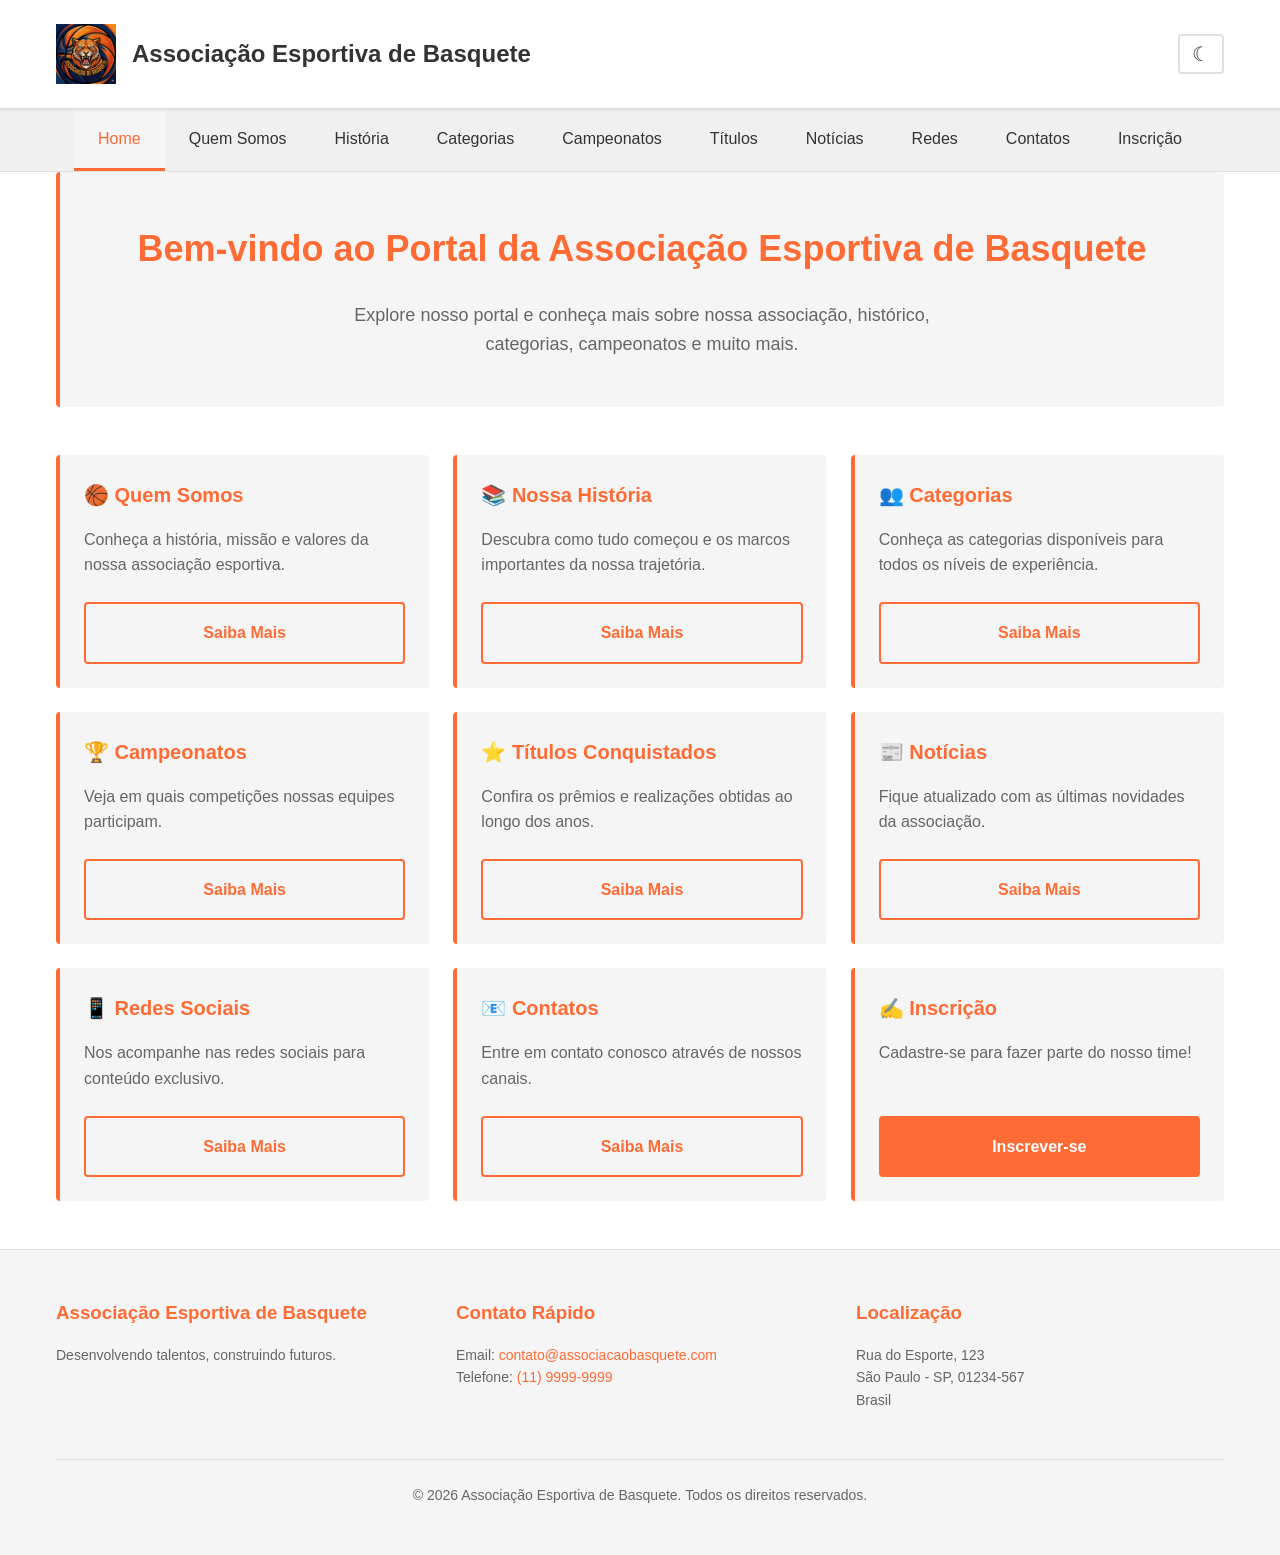
<file: index.html>
<!DOCTYPE html>
<html lang="pt-BR">
<head>
    <meta charset="UTF-8">
    <meta name="viewport" content="width=device-width, initial-scale=1.0">
    <meta name="description" content="Portal informativo da Associação Esportiva de Basquete - Bem-vindo">
    <meta name="theme-color" content="#ffffff">
    <link rel="icon" href="assets/logo.jpg" type="image/jpeg">
    <title>Portal Basquete - Associação Esportiva</title>
    <link rel="stylesheet" href="styles.css">
</head>
<body>
    <!-- Banner com Logo e Theme Toggle -->
    <header class="banner">
        <div class="container">
            <div class="logo-section">
                <img src="assets/logo.jpg" alt="Logo da Associação de Basquete" class="logo">
                <h1><a href="index.html" class="home-link">Associação Esportiva de Basquete</a></h1>
            </div>
            <button id="theme-toggle" class="theme-toggle" aria-label="Alternar tema">
                🌙
            </button>
        </div>
    </header>

    <!-- Navegação Principal -->
    <nav class="main-nav">
        <div class="container">
            <ul class="nav-menu">
                <li><a href="index.html" class="active">Home</a></li>
                <li><a href="quem-somos.html">Quem Somos</a></li>
                <li><a href="historia.html">História</a></li>
                <li><a href="categorias.html">Categorias</a></li>
                <li><a href="campeonatos.html">Campeonatos</a></li>
                <li><a href="titulos.html">Títulos</a></li>
                <li><a href="noticias.html">Notícias</a></li>
                <li><a href="redes-sociais.html">Redes</a></li>
                <li><a href="contatos.html">Contatos</a></li>
                <li><a href="inscricao.html">Inscrição</a></li>
            </ul>
        </div>
    </nav>

    <!-- Conteúdo Principal -->
    <main class="container">

        <!-- Seção: Hero/Introdução -->
        <section class="hero-section">
            <h2>Bem-vindo ao Portal da Associação Esportiva de Basquete</h2>
            <p>Explore nosso portal e conheça mais sobre nossa associação, histórico, categorias, campeonatos e muito mais.</p>
        </section>

        <!-- Seções de Destaques -->
        <section class="highlights-grid">
            <article class="highlight-card">
                <h3>🏀 Quem Somos</h3>
                <p>Conheça a história, missão e valores da nossa associação esportiva.</p>
                <a href="quem-somos.html" class="btn btn-secondary">Saiba Mais</a>
            </article>

            <article class="highlight-card">
                <h3>📚 Nossa História</h3>
                <p>Descubra como tudo começou e os marcos importantes da nossa trajetória.</p>
                <a href="historia.html" class="btn btn-secondary">Saiba Mais</a>
            </article>

            <article class="highlight-card">
                <h3>👥 Categorias</h3>
                <p>Conheça as categorias disponíveis para todos os níveis de experiência.</p>
                <a href="categorias.html" class="btn btn-secondary">Saiba Mais</a>
            </article>

            <article class="highlight-card">
                <h3>🏆 Campeonatos</h3>
                <p>Veja em quais competições nossas equipes participam.</p>
                <a href="campeonatos.html" class="btn btn-secondary">Saiba Mais</a>
            </article>

            <article class="highlight-card">
                <h3>⭐ Títulos Conquistados</h3>
                <p>Confira os prêmios e realizações obtidas ao longo dos anos.</p>
                <a href="titulos.html" class="btn btn-secondary">Saiba Mais</a>
            </article>

            <article class="highlight-card">
                <h3>📰 Notícias</h3>
                <p>Fique atualizado com as últimas novidades da associação.</p>
                <a href="noticias.html" class="btn btn-secondary">Saiba Mais</a>
            </article>

            <article class="highlight-card">
                <h3>📱 Redes Sociais</h3>
                <p>Nos acompanhe nas redes sociais para conteúdo exclusivo.</p>
                <a href="redes-sociais.html" class="btn btn-secondary">Saiba Mais</a>
            </article>

            <article class="highlight-card">
                <h3>📧 Contatos</h3>
                <p>Entre em contato conosco através de nossos canais.</p>
                <a href="contatos.html" class="btn btn-secondary">Saiba Mais</a>
            </article>

            <article class="highlight-card">
                <h3>✍️ Inscrição</h3>
                <p>Cadastre-se para fazer parte do nosso time!</p>
                <a href="inscricao.html" class="btn btn-primary">Inscrever-se</a>
            </article>
        </section>

    </main>

    <!-- Footer -->
    <footer class="footer">
        <div class="container">
            <div class="footer-content">
                <div class="footer-section">
                    <h3>Associação Esportiva de Basquete</h3>
                    <p>Desenvolvendo talentos, construindo futuros.</p>
                </div>
                <div class="footer-section">
                    <h3>Contato Rápido</h3>
                    <p>
                        Email: <a href="mailto:contato@associacaobasquete.com">contato@associacaobasquete.com</a><br>
                        Telefone: <a href="tel:+5511999999999">(11) 9999-9999</a>
                    </p>
                </div>
                <div class="footer-section">
                    <h3>Localização</h3>
                    <p>
                        Rua do Esporte, 123<br>
                        São Paulo - SP, 01234-567<br>
                        Brasil
                    </p>
                </div>
            </div>
            <div class="footer-bottom">
                <p>&copy; 2026 Associação Esportiva de Basquete. Todos os direitos reservados.</p>
            </div>
        </div>
    </footer>

    <script src="script.js"></script>
</body>
</html>
</file>
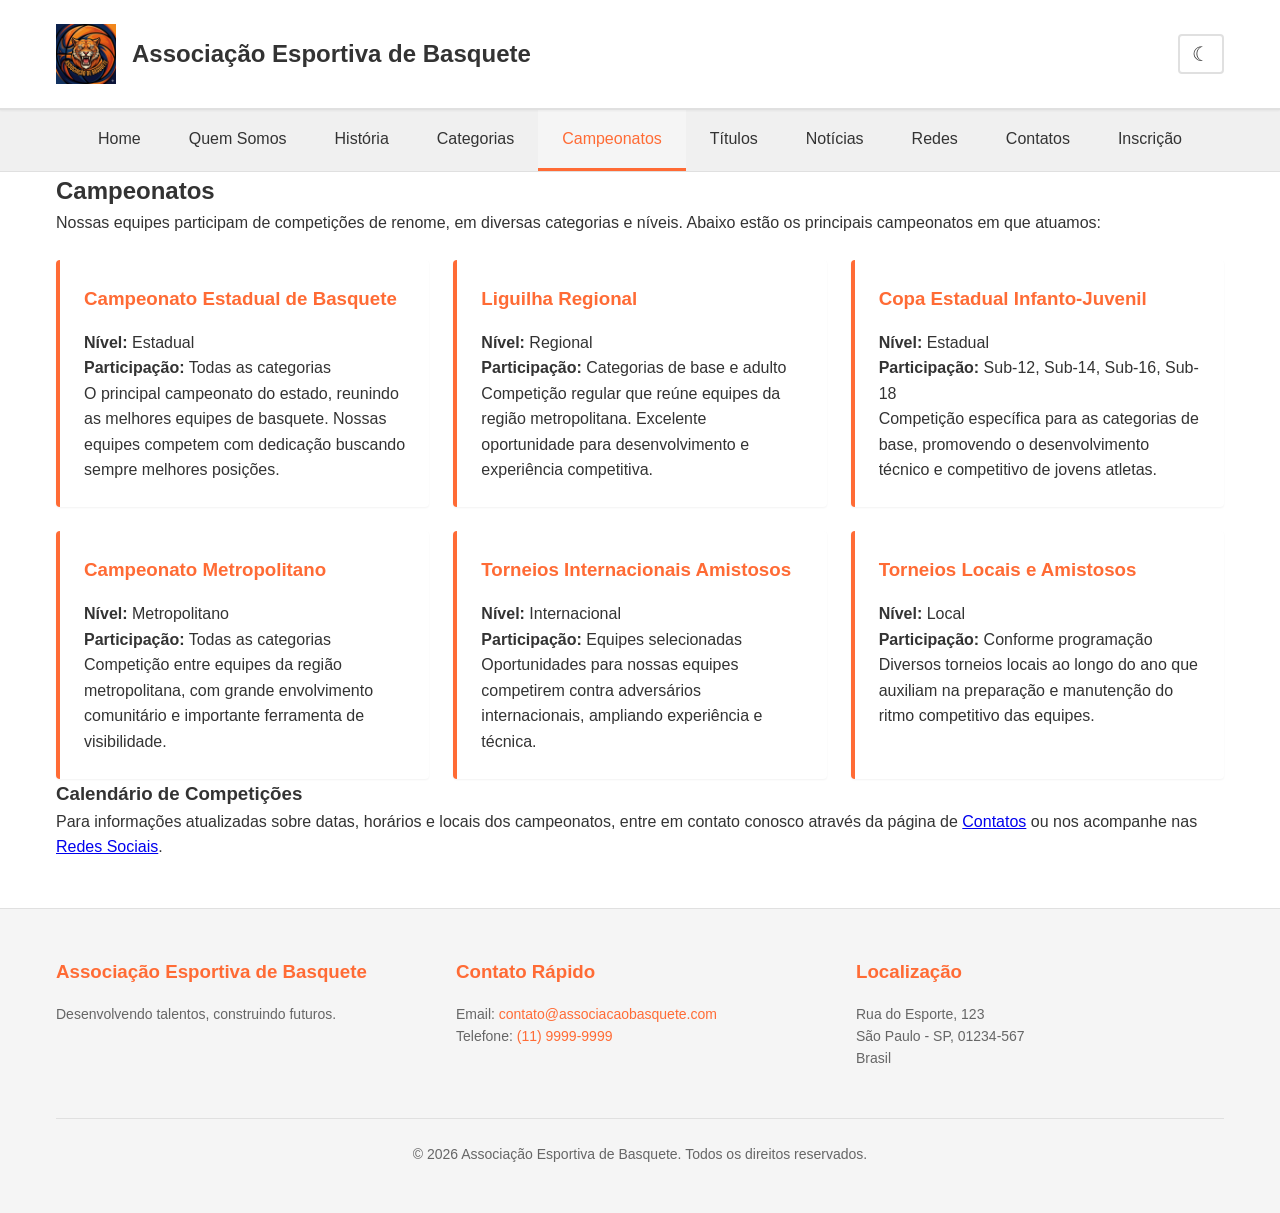
<file: campeonatos.html>
<!DOCTYPE html>
<html lang="pt-BR">
<head>
    <meta charset="UTF-8">
    <meta name="viewport" content="width=device-width, initial-scale=1.0">
    <meta name="description" content="Campeonatos - Associação Esportiva de Basquete">
    <meta name="theme-color" content="#ffffff">
    <link rel="icon" href="assets/logo.jpg" type="image/jpeg">
    <title>Campeonatos - Portal Basquete</title>
    <link rel="stylesheet" href="styles.css">
</head>
<body>
    <!-- Banner com Logo e Theme Toggle -->
    <header class="banner">
        <div class="container">
            <div class="logo-section">
                <img src="assets/logo.jpg" alt="Logo da Associação de Basquete" class="logo">
                <h1><a href="index.html" class="home-link">Associação Esportiva de Basquete</a></h1>
            </div>
            <button id="theme-toggle" class="theme-toggle" aria-label="Alternar tema">
                🌙
            </button>
        </div>
    </header>

    <!-- Navegação Principal -->
    <nav class="main-nav">
        <div class="container">
            <ul class="nav-menu">
                <li><a href="index.html">Home</a></li>
                <li><a href="quem-somos.html">Quem Somos</a></li>
                <li><a href="historia.html">História</a></li>
                <li><a href="categorias.html">Categorias</a></li>
                <li><a href="campeonatos.html" class="active">Campeonatos</a></li>
                <li><a href="titulos.html">Títulos</a></li>
                <li><a href="noticias.html">Notícias</a></li>
                <li><a href="redes-sociais.html">Redes</a></li>
                <li><a href="contatos.html">Contatos</a></li>
                <li><a href="inscricao.html">Inscrição</a></li>
            </ul>
        </div>
    </nav>

    <!-- Conteúdo Principal -->
    <main class="container">
        <section class="portal-section">
            <h2>Campeonatos</h2>
            
            <p>Nossas equipes participam de competições de renome, em diversas categorias e níveis. Abaixo estão os principais campeonatos em que atuamos:</p>

            <div class="championships-grid">
                <article class="championship-card">
                    <h3>Campeonato Estadual de Basquete</h3>
                    <p><strong>Nível:</strong> Estadual</p>
                    <p><strong>Participação:</strong> Todas as categorias</p>
                    <p>O principal campeonato do estado, reunindo as melhores equipes de basquete. Nossas equipes competem com dedicação buscando sempre melhores posições.</p>
                </article>

                <article class="championship-card">
                    <h3>Liguilha Regional</h3>
                    <p><strong>Nível:</strong> Regional</p>
                    <p><strong>Participação:</strong> Categorias de base e adulto</p>
                    <p>Competição regular que reúne equipes da região metropolitana. Excelente oportunidade para desenvolvimento e experiência competitiva.</p>
                </article>

                <article class="championship-card">
                    <h3>Copa Estadual Infanto-Juvenil</h3>
                    <p><strong>Nível:</strong> Estadual</p>
                    <p><strong>Participação:</strong> Sub-12, Sub-14, Sub-16, Sub-18</p>
                    <p>Competição específica para as categorias de base, promovendo o desenvolvimento técnico e competitivo de jovens atletas.</p>
                </article>

                <article class="championship-card">
                    <h3>Campeonato Metropolitano</h3>
                    <p><strong>Nível:</strong> Metropolitano</p>
                    <p><strong>Participação:</strong> Todas as categorias</p>
                    <p>Competição entre equipes da região metropolitana, com grande envolvimento comunitário e importante ferramenta de visibilidade.</p>
                </article>

                <article class="championship-card">
                    <h3>Torneios Internacionais Amistosos</h3>
                    <p><strong>Nível:</strong> Internacional</p>
                    <p><strong>Participação:</strong> Equipes selecionadas</p>
                    <p>Oportunidades para nossas equipes competirem contra adversários internacionais, ampliando experiência e técnica.</p>
                </article>

                <article class="championship-card">
                    <h3>Torneios Locais e Amistosos</h3>
                    <p><strong>Nível:</strong> Local</p>
                    <p><strong>Participação:</strong> Conforme programação</p>
                    <p>Diversos torneios locais ao longo do ano que auxiliam na preparação e manutenção do ritmo competitivo das equipes.</p>
                </article>
            </div>

            <h3>Calendário de Competições</h3>
            <p>Para informações atualizadas sobre datas, horários e locais dos campeonatos, entre em contato conosco através da página de <a href="contatos.html">Contatos</a> ou nos acompanhe nas <a href="redes-sociais.html">Redes Sociais</a>.</p>
        </section>
    </main>

    <!-- Footer -->
    <footer class="footer">
        <div class="container">
            <div class="footer-content">
                <div class="footer-section">
                    <h3>Associação Esportiva de Basquete</h3>
                    <p>Desenvolvendo talentos, construindo futuros.</p>
                </div>
                <div class="footer-section">
                    <h3>Contato Rápido</h3>
                    <p>
                        Email: <a href="mailto:contato@associacaobasquete.com">contato@associacaobasquete.com</a><br>
                        Telefone: <a href="tel:+5511999999999">(11) 9999-9999</a>
                    </p>
                </div>
                <div class="footer-section">
                    <h3>Localização</h3>
                    <p>
                        Rua do Esporte, 123<br>
                        São Paulo - SP, 01234-567<br>
                        Brasil
                    </p>
                </div>
            </div>
            <div class="footer-bottom">
                <p>&copy; 2026 Associação Esportiva de Basquete. Todos os direitos reservados.</p>
            </div>
        </div>
    </footer>

    <script src="script.js"></script>
</body>
</html>
</file>
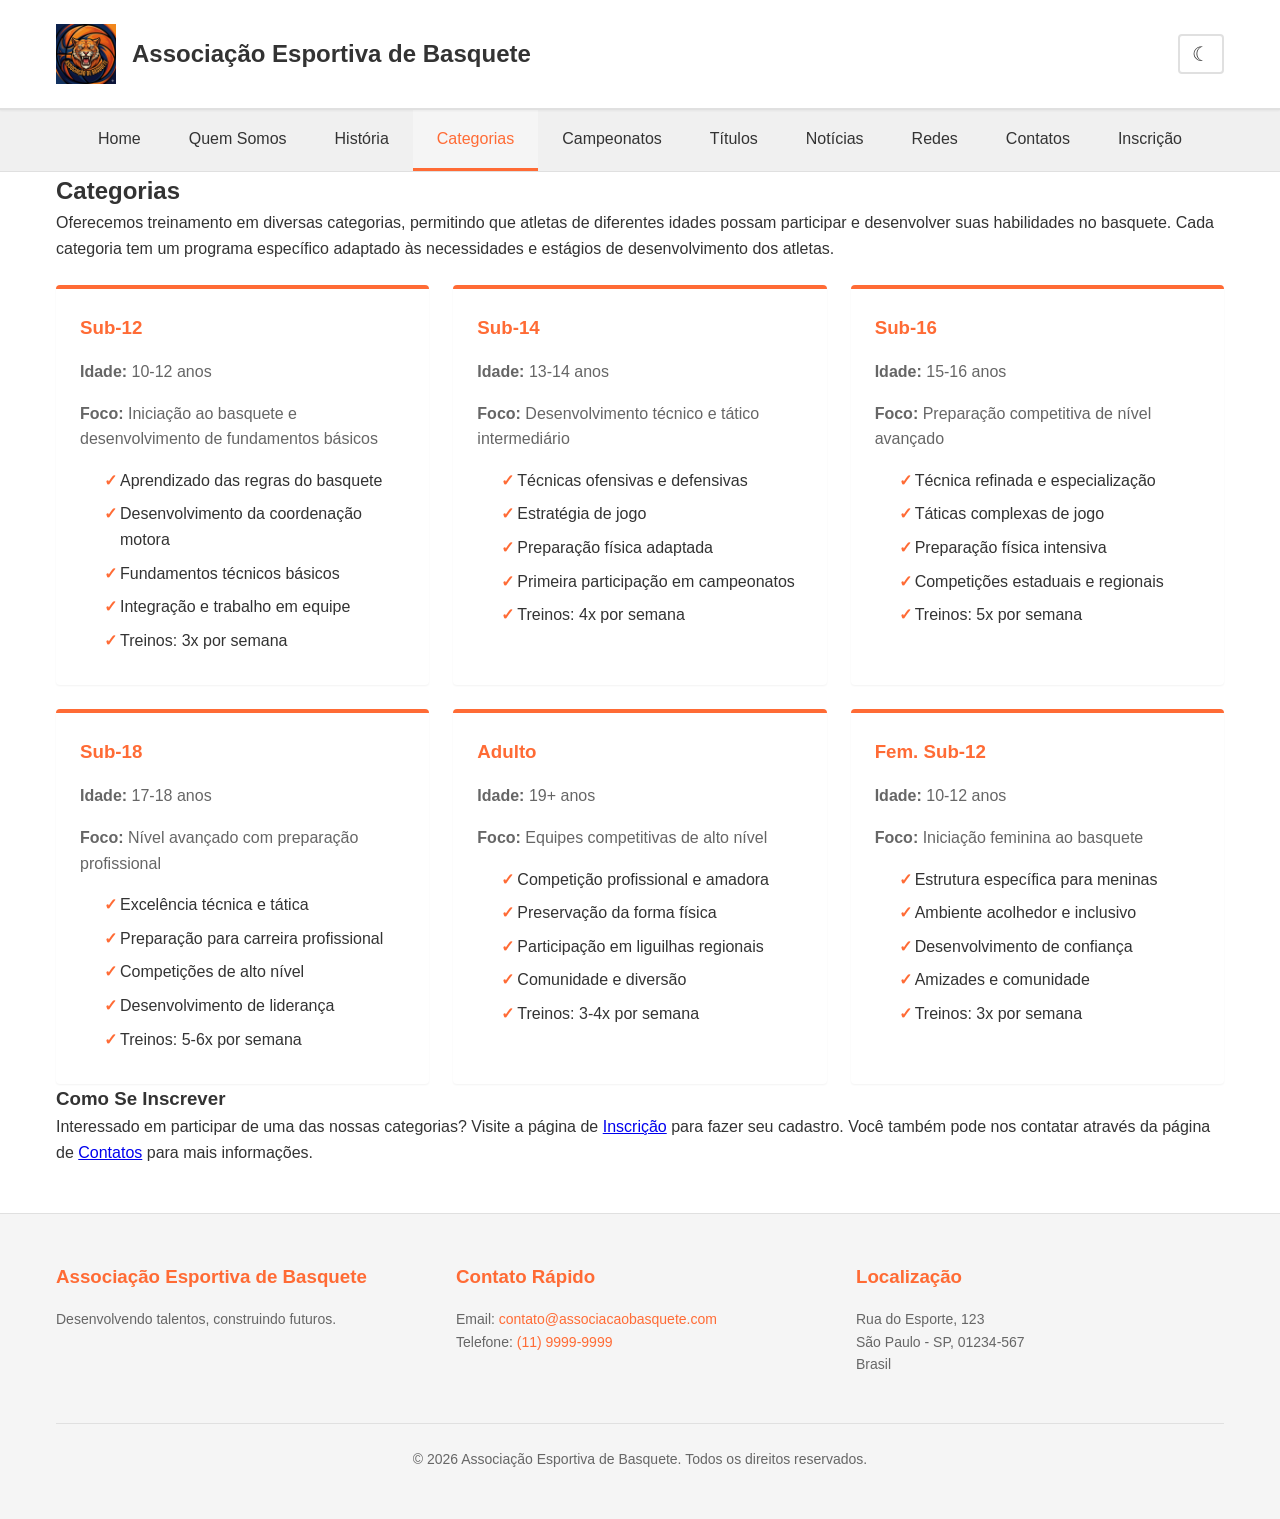
<file: categorias.html>
<!DOCTYPE html>
<html lang="pt-BR">
<head>
    <meta charset="UTF-8">
    <meta name="viewport" content="width=device-width, initial-scale=1.0">
    <meta name="description" content="Categorias - Associação Esportiva de Basquete">
    <meta name="theme-color" content="#ffffff">
    <link rel="icon" href="assets/logo.jpg" type="image/jpeg">
    <title>Categorias - Portal Basquete</title>
    <link rel="stylesheet" href="styles.css">
</head>
<body>
    <!-- Banner com Logo e Theme Toggle -->
    <header class="banner">
        <div class="container">
            <div class="logo-section">
                <img src="assets/logo.jpg" alt="Logo da Associação de Basquete" class="logo">
                <h1><a href="index.html" class="home-link">Associação Esportiva de Basquete</a></h1>
            </div>
            <button id="theme-toggle" class="theme-toggle" aria-label="Alternar tema">
                🌙
            </button>
        </div>
    </header>

    <!-- Navegação Principal -->
    <nav class="main-nav">
        <div class="container">
            <ul class="nav-menu">
                <li><a href="index.html">Home</a></li>
                <li><a href="quem-somos.html">Quem Somos</a></li>
                <li><a href="historia.html">História</a></li>
                <li><a href="categorias.html" class="active">Categorias</a></li>
                <li><a href="campeonatos.html">Campeonatos</a></li>
                <li><a href="titulos.html">Títulos</a></li>
                <li><a href="noticias.html">Notícias</a></li>
                <li><a href="redes-sociais.html">Redes</a></li>
                <li><a href="contatos.html">Contatos</a></li>
                <li><a href="inscricao.html">Inscrição</a></li>
            </ul>
        </div>
    </nav>

    <!-- Conteúdo Principal -->
    <main class="container">
        <section class="portal-section">
            <h2>Categorias</h2>
            
            <p>Oferecemos treinamento em diversas categorias, permitindo que atletas de diferentes idades possam participar e desenvolver suas habilidades no basquete. Cada categoria tem um programa específico adaptado às necessidades e estágios de desenvolvimento dos atletas.</p>

            <div class="categories-grid">
                <article class="category-card">
                    <h3>Sub-12</h3>
                    <p><strong>Idade:</strong> 10-12 anos</p>
                    <p><strong>Foco:</strong> Iniciação ao basquete e desenvolvimento de fundamentos básicos</p>
                    <ul>
                        <li>Aprendizado das regras do basquete</li>
                        <li>Desenvolvimento da coordenação motora</li>
                        <li>Fundamentos técnicos básicos</li>
                        <li>Integração e trabalho em equipe</li>
                        <li>Treinos: 3x por semana</li>
                    </ul>
                </article>

                <article class="category-card">
                    <h3>Sub-14</h3>
                    <p><strong>Idade:</strong> 13-14 anos</p>
                    <p><strong>Foco:</strong> Desenvolvimento técnico e tático intermediário</p>
                    <ul>
                        <li>Técnicas ofensivas e defensivas</li>
                        <li>Estratégia de jogo</li>
                        <li>Preparação física adaptada</li>
                        <li>Primeira participação em campeonatos</li>
                        <li>Treinos: 4x por semana</li>
                    </ul>
                </article>

                <article class="category-card">
                    <h3>Sub-16</h3>
                    <p><strong>Idade:</strong> 15-16 anos</p>
                    <p><strong>Foco:</strong> Preparação competitiva de nível avançado</p>
                    <ul>
                        <li>Técnica refinada e especialização</li>
                        <li>Táticas complexas de jogo</li>
                        <li>Preparação física intensiva</li>
                        <li>Competições estaduais e regionais</li>
                        <li>Treinos: 5x por semana</li>
                    </ul>
                </article>

                <article class="category-card">
                    <h3>Sub-18</h3>
                    <p><strong>Idade:</strong> 17-18 anos</p>
                    <p><strong>Foco:</strong> Nível avançado com preparação profissional</p>
                    <ul>
                        <li>Excelência técnica e tática</li>
                        <li>Preparação para carreira profissional</li>
                        <li>Competições de alto nível</li>
                        <li>Desenvolvimento de liderança</li>
                        <li>Treinos: 5-6x por semana</li>
                    </ul>
                </article>

                <article class="category-card">
                    <h3>Adulto</h3>
                    <p><strong>Idade:</strong> 19+ anos</p>
                    <p><strong>Foco:</strong> Equipes competitivas de alto nível</p>
                    <ul>
                        <li>Competição profissional e amadora</li>
                        <li>Preservação da forma física</li>
                        <li>Participação em liguilhas regionais</li>
                        <li>Comunidade e diversão</li>
                        <li>Treinos: 3-4x por semana</li>
                    </ul>
                </article>

                <article class="category-card">
                    <h3>Fem. Sub-12</h3>
                    <p><strong>Idade:</strong> 10-12 anos</p>
                    <p><strong>Foco:</strong> Iniciação feminina ao basquete</p>
                    <ul>
                        <li>Estrutura específica para meninas</li>
                        <li>Ambiente acolhedor e inclusivo</li>
                        <li>Desenvolvimento de confiança</li>
                        <li>Amizades e comunidade</li>
                        <li>Treinos: 3x por semana</li>
                    </ul>
                </article>
            </div>

            <h3>Como Se Inscrever</h3>
            <p>Interessado em participar de uma das nossas categorias? Visite a página de <a href="inscricao.html">Inscrição</a> para fazer seu cadastro. Você também pode nos contatar através da página de <a href="contatos.html">Contatos</a> para mais informações.</p>
        </section>
    </main>

    <!-- Footer -->
    <footer class="footer">
        <div class="container">
            <div class="footer-content">
                <div class="footer-section">
                    <h3>Associação Esportiva de Basquete</h3>
                    <p>Desenvolvendo talentos, construindo futuros.</p>
                </div>
                <div class="footer-section">
                    <h3>Contato Rápido</h3>
                    <p>
                        Email: <a href="mailto:contato@associacaobasquete.com">contato@associacaobasquete.com</a><br>
                        Telefone: <a href="tel:+5511999999999">(11) 9999-9999</a>
                    </p>
                </div>
                <div class="footer-section">
                    <h3>Localização</h3>
                    <p>
                        Rua do Esporte, 123<br>
                        São Paulo - SP, 01234-567<br>
                        Brasil
                    </p>
                </div>
            </div>
            <div class="footer-bottom">
                <p>&copy; 2026 Associação Esportiva de Basquete. Todos os direitos reservados.</p>
            </div>
        </div>
    </footer>

    <script src="script.js"></script>
</body>
</html>
</file>
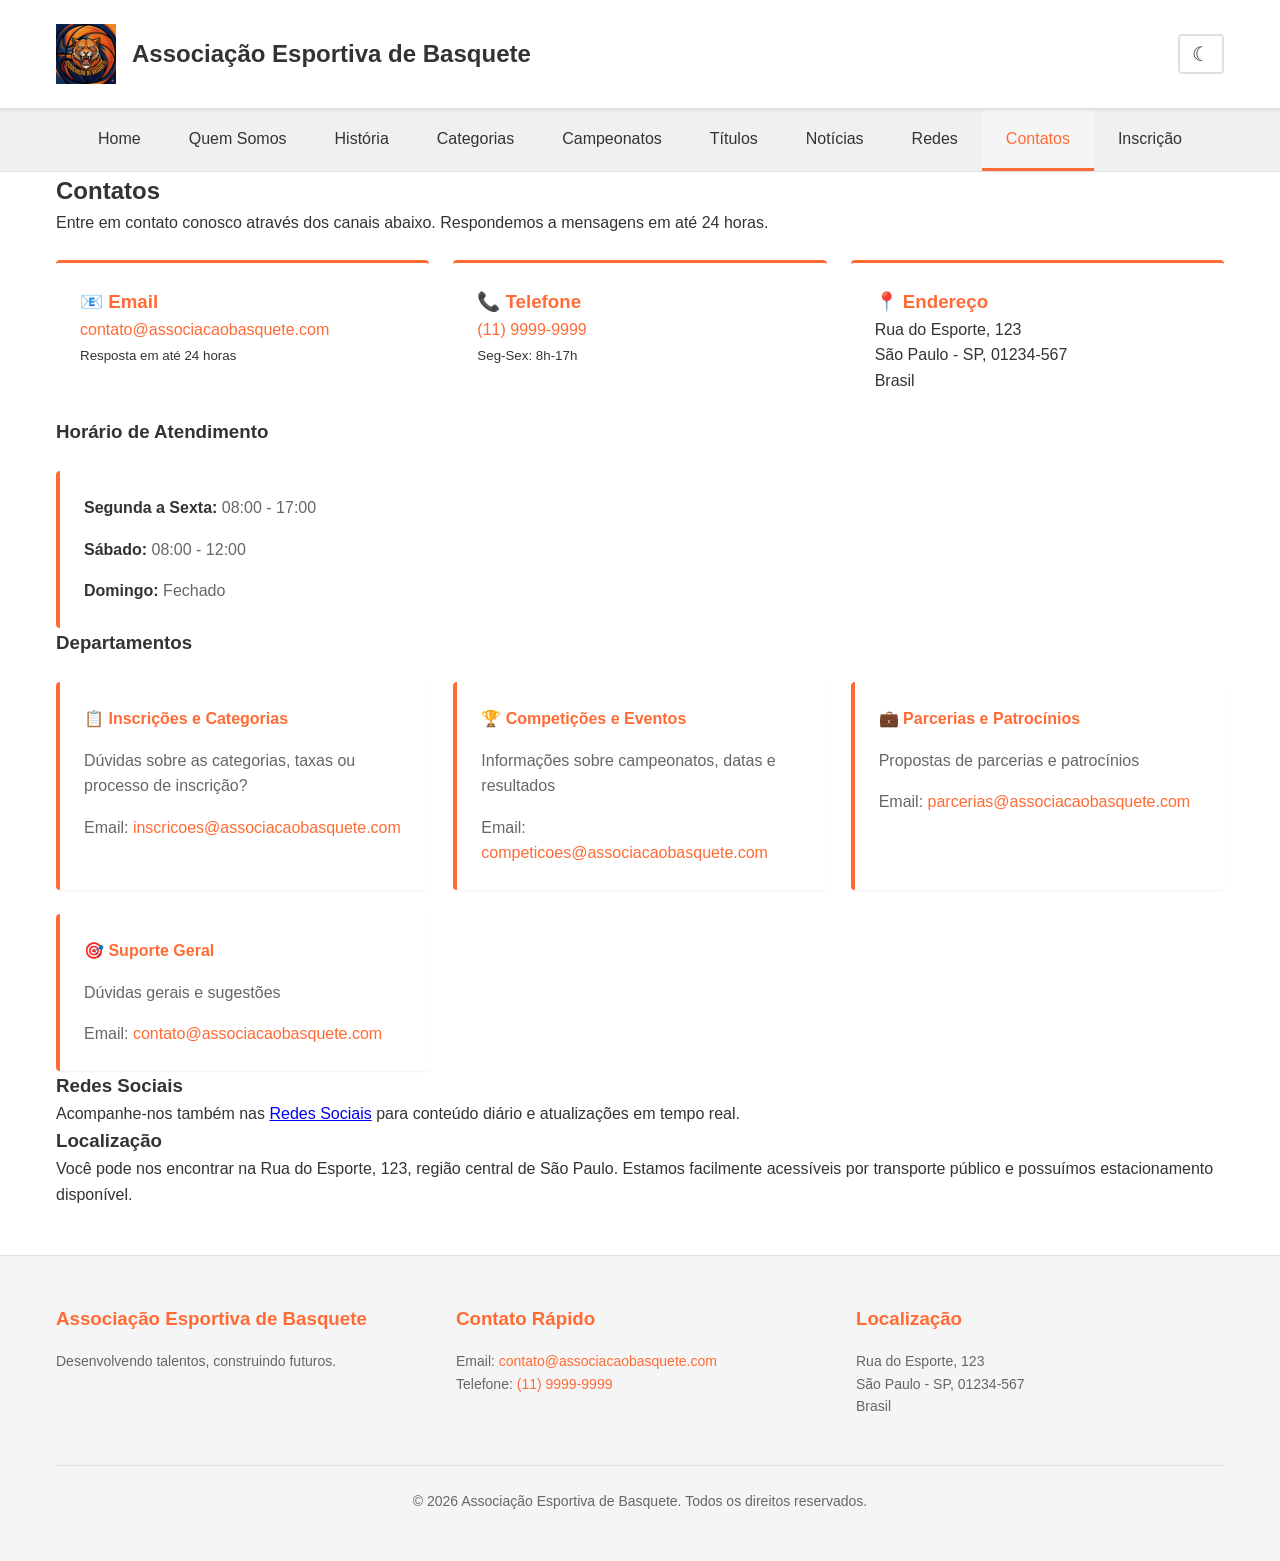
<file: contatos.html>
<!DOCTYPE html>
<html lang="pt-BR">
<head>
    <meta charset="UTF-8">
    <meta name="viewport" content="width=device-width, initial-scale=1.0">
    <meta name="description" content="Contatos - Associação Esportiva de Basquete">
    <meta name="theme-color" content="#ffffff">
    <link rel="icon" href="assets/logo.jpg" type="image/jpeg">
    <title>Contatos - Portal Basquete</title>
    <link rel="stylesheet" href="styles.css">
</head>
<body>
    <!-- Banner com Logo e Theme Toggle -->
    <header class="banner">
        <div class="container">
            <div class="logo-section">
                <img src="assets/logo.jpg" alt="Logo da Associação de Basquete" class="logo">
                <h1><a href="index.html" class="home-link">Associação Esportiva de Basquete</a></h1>
            </div>
            <button id="theme-toggle" class="theme-toggle" aria-label="Alternar tema">
                🌙
            </button>
        </div>
    </header>

    <!-- Navegação Principal -->
    <nav class="main-nav">
        <div class="container">
            <ul class="nav-menu">
                <li><a href="index.html">Home</a></li>
                <li><a href="quem-somos.html">Quem Somos</a></li>
                <li><a href="historia.html">História</a></li>
                <li><a href="categorias.html">Categorias</a></li>
                <li><a href="campeonatos.html">Campeonatos</a></li>
                <li><a href="titulos.html">Títulos</a></li>
                <li><a href="noticias.html">Notícias</a></li>
                <li><a href="redes-sociais.html">Redes</a></li>
                <li><a href="contatos.html" class="active">Contatos</a></li>
                <li><a href="inscricao.html">Inscrição</a></li>
            </ul>
        </div>
    </nav>

    <!-- Conteúdo Principal -->
    <main class="container">
        <section class="portal-section">
            <h2>Contatos</h2>
            
            <p>Entre em contato conosco através dos canais abaixo. Respondemos a mensagens em até 24 horas.</p>

            <div class="contact-info">
                <article class="contact-item">
                    <h3>📧 Email</h3>
                    <p><a href="mailto:contato@associacaobasquete.com">contato@associacaobasquete.com</a></p>
                    <p><small>Resposta em até 24 horas</small></p>
                </article>

                <article class="contact-item">
                    <h3>📞 Telefone</h3>
                    <p><a href="tel:+5511999999999">(11) 9999-9999</a></p>
                    <p><small>Seg-Sex: 8h-17h</small></p>
                </article>

                <article class="contact-item">
                    <h3>📍 Endereço</h3>
                    <p>
                        Rua do Esporte, 123<br>
                        São Paulo - SP, 01234-567<br>
                        Brasil
                    </p>
                </article>
            </div>

            <h3>Horário de Atendimento</h3>
            <div class="schedule">
                <p><strong>Segunda a Sexta:</strong> 08:00 - 17:00</p>
                <p><strong>Sábado:</strong> 08:00 - 12:00</p>
                <p><strong>Domingo:</strong> Fechado</p>
            </div>

            <h3>Departamentos</h3>
            <div class="departments">
                <article class="department-card">
                    <h4>📋 Inscrições e Categorias</h4>
                    <p>Dúvidas sobre as categorias, taxas ou processo de inscrição?</p>
                    <p>Email: <a href="mailto:inscricoes@associacaobasquete.com">inscricoes@associacaobasquete.com</a></p>
                </article>

                <article class="department-card">
                    <h4>🏆 Competições e Eventos</h4>
                    <p>Informações sobre campeonatos, datas e resultados</p>
                    <p>Email: <a href="mailto:competicoes@associacaobasquete.com">competicoes@associacaobasquete.com</a></p>
                </article>

                <article class="department-card">
                    <h4>💼 Parcerias e Patrocínios</h4>
                    <p>Propostas de parcerias e patrocínios</p>
                    <p>Email: <a href="mailto:parcerias@associacaobasquete.com">parcerias@associacaobasquete.com</a></p>
                </article>

                <article class="department-card">
                    <h4>🎯 Suporte Geral</h4>
                    <p>Dúvidas gerais e sugestões</p>
                    <p>Email: <a href="mailto:contato@associacaobasquete.com">contato@associacaobasquete.com</a></p>
                </article>
            </div>

            <h3>Redes Sociais</h3>
            <p>Acompanhe-nos também nas <a href="redes-sociais.html">Redes Sociais</a> para conteúdo diário e atualizações em tempo real.</p>

            <h3>Localização</h3>
            <p>Você pode nos encontrar na Rua do Esporte, 123, região central de São Paulo. Estamos facilmente acessíveis por transporte público e possuímos estacionamento disponível.</p>
        </section>
    </main>

    <!-- Footer -->
    <footer class="footer">
        <div class="container">
            <div class="footer-content">
                <div class="footer-section">
                    <h3>Associação Esportiva de Basquete</h3>
                    <p>Desenvolvendo talentos, construindo futuros.</p>
                </div>
                <div class="footer-section">
                    <h3>Contato Rápido</h3>
                    <p>
                        Email: <a href="mailto:contato@associacaobasquete.com">contato@associacaobasquete.com</a><br>
                        Telefone: <a href="tel:+5511999999999">(11) 9999-9999</a>
                    </p>
                </div>
                <div class="footer-section">
                    <h3>Localização</h3>
                    <p>
                        Rua do Esporte, 123<br>
                        São Paulo - SP, 01234-567<br>
                        Brasil
                    </p>
                </div>
            </div>
            <div class="footer-bottom">
                <p>&copy; 2026 Associação Esportiva de Basquete. Todos os direitos reservados.</p>
            </div>
        </div>
    </footer>

    <script src="script.js"></script>
</body>
</html>
</file>
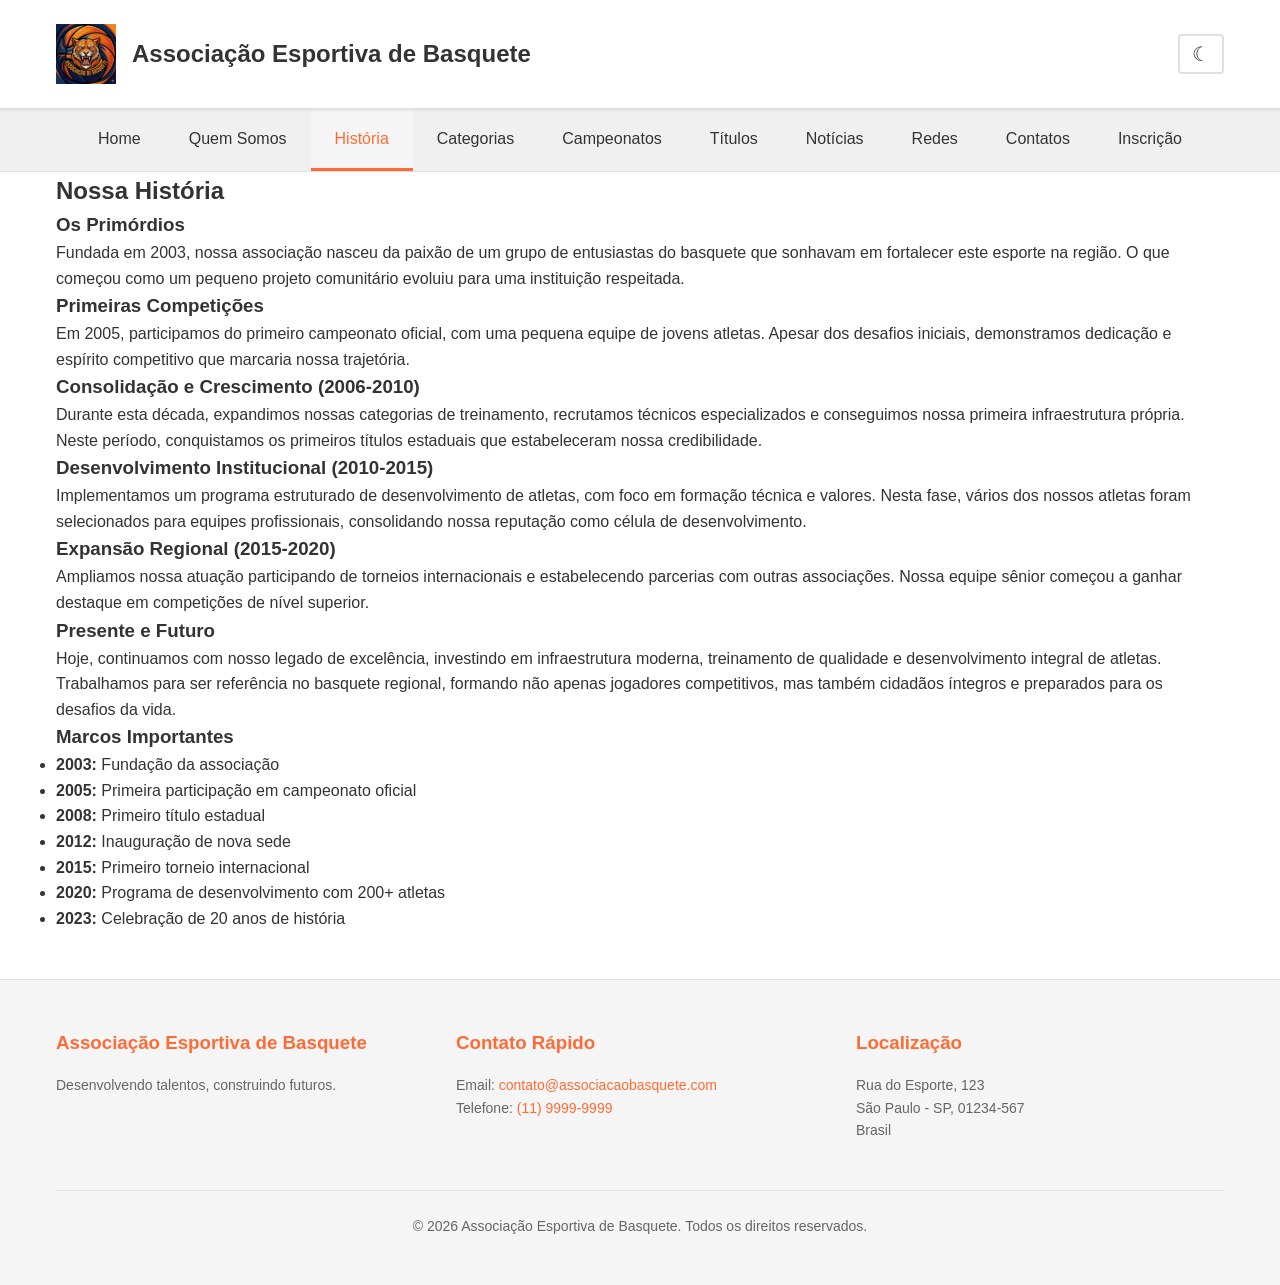
<file: historia.html>
<!DOCTYPE html>
<html lang="pt-BR">
<head>
    <meta charset="UTF-8">
    <meta name="viewport" content="width=device-width, initial-scale=1.0">
    <meta name="description" content="História - Associação Esportiva de Basquete">
    <meta name="theme-color" content="#ffffff">
    <link rel="icon" href="assets/logo.jpg" type="image/jpeg">
    <title>História - Portal Basquete</title>
    <link rel="stylesheet" href="styles.css">
</head>
<body>
    <!-- Banner com Logo e Theme Toggle -->
    <header class="banner">
        <div class="container">
            <div class="logo-section">
                <img src="assets/logo.jpg" alt="Logo da Associação de Basquete" class="logo">
                <h1><a href="index.html" class="home-link">Associação Esportiva de Basquete</a></h1>
            </div>
            <button id="theme-toggle" class="theme-toggle" aria-label="Alternar tema">
                🌙
            </button>
        </div>
    </header>

    <!-- Navegação Principal -->
    <nav class="main-nav">
        <div class="container">
            <ul class="nav-menu">
                <li><a href="index.html">Home</a></li>
                <li><a href="quem-somos.html">Quem Somos</a></li>
                <li><a href="historia.html" class="active">História</a></li>
                <li><a href="categorias.html">Categorias</a></li>
                <li><a href="campeonatos.html">Campeonatos</a></li>
                <li><a href="titulos.html">Títulos</a></li>
                <li><a href="noticias.html">Notícias</a></li>
                <li><a href="redes-sociais.html">Redes</a></li>
                <li><a href="contatos.html">Contatos</a></li>
                <li><a href="inscricao.html">Inscrição</a></li>
            </ul>
        </div>
    </nav>

    <!-- Conteúdo Principal -->
    <main class="container">
        <section class="portal-section">
            <h2>Nossa História</h2>
            
            <h3>Os Primórdios</h3>
            <p>Fundada em 2003, nossa associação nasceu da paixão de um grupo de entusiastas do basquete que sonhavam em fortalecer este esporte na região. O que começou como um pequeno projeto comunitário evoluiu para uma instituição respeitada.</p>

            <h3>Primeiras Competições</h3>
            <p>Em 2005, participamos do primeiro campeonato oficial, com uma pequena equipe de jovens atletas. Apesar dos desafios iniciais, demonstramos dedicação e espírito competitivo que marcaria nossa trajetória.</p>

            <h3>Consolidação e Crescimento (2006-2010)</h3>
            <p>Durante esta década, expandimos nossas categorias de treinamento, recrutamos técnicos especializados e conseguimos nossa primeira infraestrutura própria. Neste período, conquistamos os primeiros títulos estaduais que estabeleceram nossa credibilidade.</p>

            <h3>Desenvolvimento Institucional (2010-2015)</h3>
            <p>Implementamos um programa estruturado de desenvolvimento de atletas, com foco em formação técnica e valores. Nesta fase, vários dos nossos atletas foram selecionados para equipes profissionais, consolidando nossa reputação como célula de desenvolvimento.</p>

            <h3>Expansão Regional (2015-2020)</h3>
            <p>Ampliamos nossa atuação participando de torneios internacionais e estabelecendo parcerias com outras associações. Nossa equipe sênior começou a ganhar destaque em competições de nível superior.</p>

            <h3>Presente e Futuro</h3>
            <p>Hoje, continuamos com nosso legado de excelência, investindo em infraestrutura moderna, treinamento de qualidade e desenvolvimento integral de atletas. Trabalhamos para ser referência no basquete regional, formando não apenas jogadores competitivos, mas também cidadãos íntegros e preparados para os desafios da vida.</p>

            <h3>Marcos Importantes</h3>
            <ul>
                <li><strong>2003:</strong> Fundação da associação</li>
                <li><strong>2005:</strong> Primeira participação em campeonato oficial</li>
                <li><strong>2008:</strong> Primeiro título estadual</li>
                <li><strong>2012:</strong> Inauguração de nova sede</li>
                <li><strong>2015:</strong> Primeiro torneio internacional</li>
                <li><strong>2020:</strong> Programa de desenvolvimento com 200+ atletas</li>
                <li><strong>2023:</strong> Celebração de 20 anos de história</li>
            </ul>
        </section>
    </main>

    <!-- Footer -->
    <footer class="footer">
        <div class="container">
            <div class="footer-content">
                <div class="footer-section">
                    <h3>Associação Esportiva de Basquete</h3>
                    <p>Desenvolvendo talentos, construindo futuros.</p>
                </div>
                <div class="footer-section">
                    <h3>Contato Rápido</h3>
                    <p>
                        Email: <a href="mailto:contato@associacaobasquete.com">contato@associacaobasquete.com</a><br>
                        Telefone: <a href="tel:+5511999999999">(11) 9999-9999</a>
                    </p>
                </div>
                <div class="footer-section">
                    <h3>Localização</h3>
                    <p>
                        Rua do Esporte, 123<br>
                        São Paulo - SP, 01234-567<br>
                        Brasil
                    </p>
                </div>
            </div>
            <div class="footer-bottom">
                <p>&copy; 2026 Associação Esportiva de Basquete. Todos os direitos reservados.</p>
            </div>
        </div>
    </footer>

    <script src="script.js"></script>
</body>
</html>
</file>
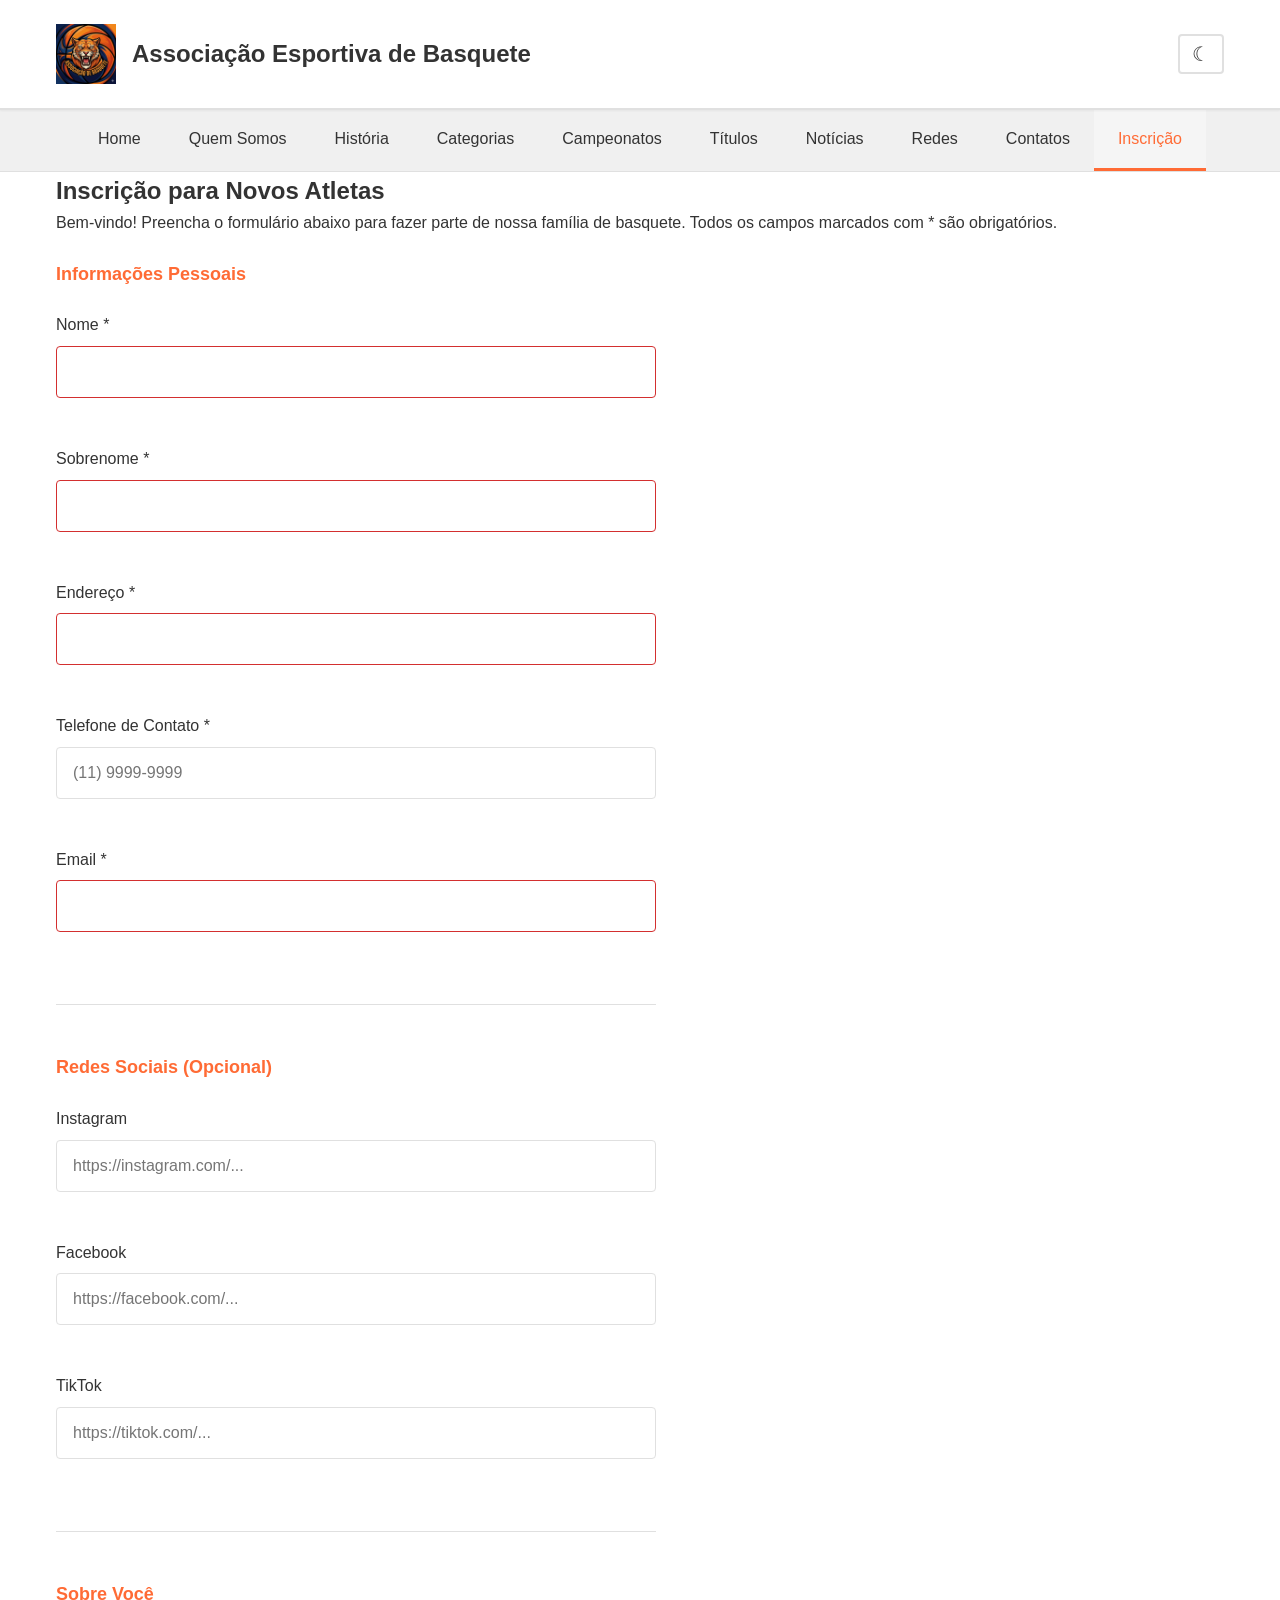
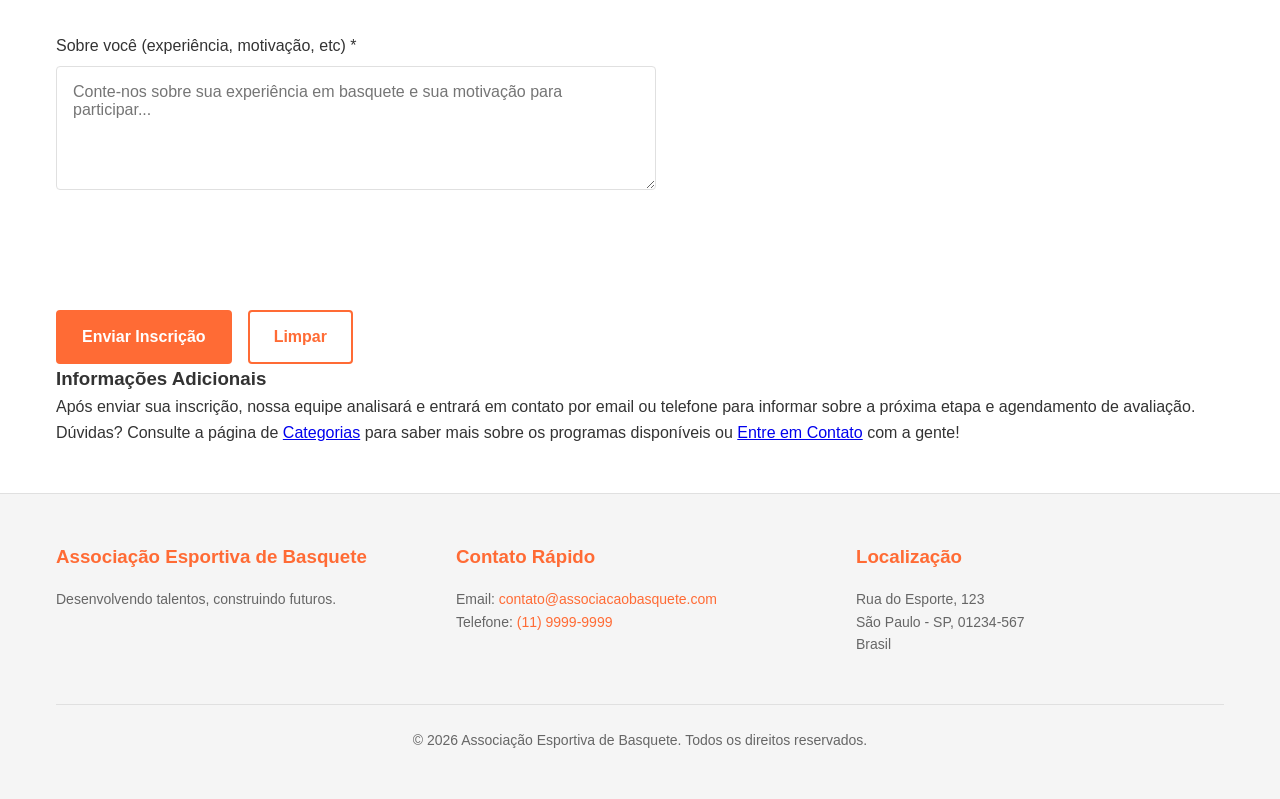
<file: inscricao.html>
<!DOCTYPE html>
<html lang="pt-BR">
<head>
    <meta charset="UTF-8">
    <meta name="viewport" content="width=device-width, initial-scale=1.0">
    <meta name="description" content="Inscrição - Associação Esportiva de Basquete">
    <meta name="theme-color" content="#ffffff">
    <link rel="icon" href="assets/logo.jpg" type="image/jpeg">
    <title>Inscrição - Portal Basquete</title>
    <link rel="stylesheet" href="styles.css">
</head>
<body>
    <!-- Banner com Logo e Theme Toggle -->
    <header class="banner">
        <div class="container">
            <div class="logo-section">
                <img src="assets/logo.jpg" alt="Logo da Associação de Basquete" class="logo">
                <h1><a href="index.html" class="home-link">Associação Esportiva de Basquete</a></h1>
            </div>
            <button id="theme-toggle" class="theme-toggle" aria-label="Alternar tema">
                🌙
            </button>
        </div>
    </header>

    <!-- Navegação Principal -->
    <nav class="main-nav">
        <div class="container">
            <ul class="nav-menu">
                <li><a href="index.html">Home</a></li>
                <li><a href="quem-somos.html">Quem Somos</a></li>
                <li><a href="historia.html">História</a></li>
                <li><a href="categorias.html">Categorias</a></li>
                <li><a href="campeonatos.html">Campeonatos</a></li>
                <li><a href="titulos.html">Títulos</a></li>
                <li><a href="noticias.html">Notícias</a></li>
                <li><a href="redes-sociais.html">Redes</a></li>
                <li><a href="contatos.html">Contatos</a></li>
                <li><a href="inscricao.html" class="active">Inscrição</a></li>
            </ul>
        </div>
    </nav>

    <!-- Conteúdo Principal -->
    <main class="container">
        <section class="portal-section">
            <h2>Inscrição para Novos Atletas</h2>
            
            <p>Bem-vindo! Preencha o formulário abaixo para fazer parte de nossa família de basquete. Todos os campos marcados com * são obrigatórios.</p>
            
            <form id="registration-form" class="registration-form" novalidate>
                <fieldset>
                    <legend>Informações Pessoais</legend>
                    
                    <div class="form-group">
                        <label for="firstName">Nome *</label>
                        <input 
                            type="text" 
                            id="firstName" 
                            name="firstName" 
                            required 
                            aria-required="true"
                        >
                        <span class="error-message" id="firstName-error"></span>
                    </div>

                    <div class="form-group">
                        <label for="lastName">Sobrenome *</label>
                        <input 
                            type="text" 
                            id="lastName" 
                            name="lastName" 
                            required 
                            aria-required="true"
                        >
                        <span class="error-message" id="lastName-error"></span>
                    </div>

                    <div class="form-group">
                        <label for="address">Endereço *</label>
                        <input 
                            type="text" 
                            id="address" 
                            name="address" 
                            required 
                            aria-required="true"
                        >
                        <span class="error-message" id="address-error"></span>
                    </div>

                    <div class="form-group">
                        <label for="phone">Telefone de Contato *</label>
                        <input 
                            type="tel" 
                            id="phone" 
                            name="phone" 
                            required 
                            aria-required="true"
                            placeholder="(11) 9999-9999"
                        >
                        <span class="error-message" id="phone-error"></span>
                    </div>

                    <div class="form-group">
                        <label for="email">Email *</label>
                        <input 
                            type="email" 
                            id="email" 
                            name="email" 
                            required 
                            aria-required="true"
                        >
                        <span class="error-message" id="email-error"></span>
                    </div>
                </fieldset>

                <fieldset>
                    <legend>Redes Sociais (Opcional)</legend>
                    
                    <div class="form-group">
                        <label for="instagram">Instagram</label>
                        <input 
                            type="url" 
                            id="instagram" 
                            name="instagram"
                            placeholder="https://instagram.com/..."
                        >
                        <span class="error-message" id="instagram-error"></span>
                    </div>

                    <div class="form-group">
                        <label for="facebook">Facebook</label>
                        <input 
                            type="url" 
                            id="facebook" 
                            name="facebook"
                            placeholder="https://facebook.com/..."
                        >
                        <span class="error-message" id="facebook-error"></span>
                    </div>

                    <div class="form-group">
                        <label for="tiktok">TikTok</label>
                        <input 
                            type="url" 
                            id="tiktok" 
                            name="tiktok"
                            placeholder="https://tiktok.com/..."
                        >
                        <span class="error-message" id="tiktok-error"></span>
                    </div>
                </fieldset>

                <fieldset>
                    <legend>Sobre Você</legend>
                    
                    <div class="form-group">
                        <label for="about">Sobre você (experiência, motivação, etc) *</label>
                        <textarea 
                            id="about" 
                            name="about" 
                            required 
                            aria-required="true"
                            rows="5"
                            placeholder="Conte-nos sobre sua experiência em basquete e sua motivação para participar..."
                        ></textarea>
                        <span class="error-message" id="about-error"></span>
                    </div>
                </fieldset>

                <div class="form-actions">
                    <button type="submit" class="btn btn-primary">Enviar Inscrição</button>
                    <button type="reset" class="btn btn-secondary">Limpar</button>
                </div>

                <div id="form-success" class="success-message" style="display: none;">
                    ✓ Inscrição recebida com sucesso! Entraremos em contato em breve.
                </div>
            </form>

            <h3>Informações Adicionais</h3>
            <p>Após enviar sua inscrição, nossa equipe analisará e entrará em contato por email ou telefone para informar sobre a próxima etapa e agendamento de avaliação.</p>
            <p>Dúvidas? Consulte a página de <a href="categorias.html">Categorias</a> para saber mais sobre os programas disponíveis ou <a href="contatos.html">Entre em Contato</a> com a gente!</p>
        </section>
    </main>

    <!-- Footer -->
    <footer class="footer">
        <div class="container">
            <div class="footer-content">
                <div class="footer-section">
                    <h3>Associação Esportiva de Basquete</h3>
                    <p>Desenvolvendo talentos, construindo futuros.</p>
                </div>
                <div class="footer-section">
                    <h3>Contato Rápido</h3>
                    <p>
                        Email: <a href="mailto:contato@associacaobasquete.com">contato@associacaobasquete.com</a><br>
                        Telefone: <a href="tel:+5511999999999">(11) 9999-9999</a>
                    </p>
                </div>
                <div class="footer-section">
                    <h3>Localização</h3>
                    <p>
                        Rua do Esporte, 123<br>
                        São Paulo - SP, 01234-567<br>
                        Brasil
                    </p>
                </div>
            </div>
            <div class="footer-bottom">
                <p>&copy; 2026 Associação Esportiva de Basquete. Todos os direitos reservados.</p>
            </div>
        </div>
    </footer>

    <script src="script.js"></script>
</body>
</html>
</file>
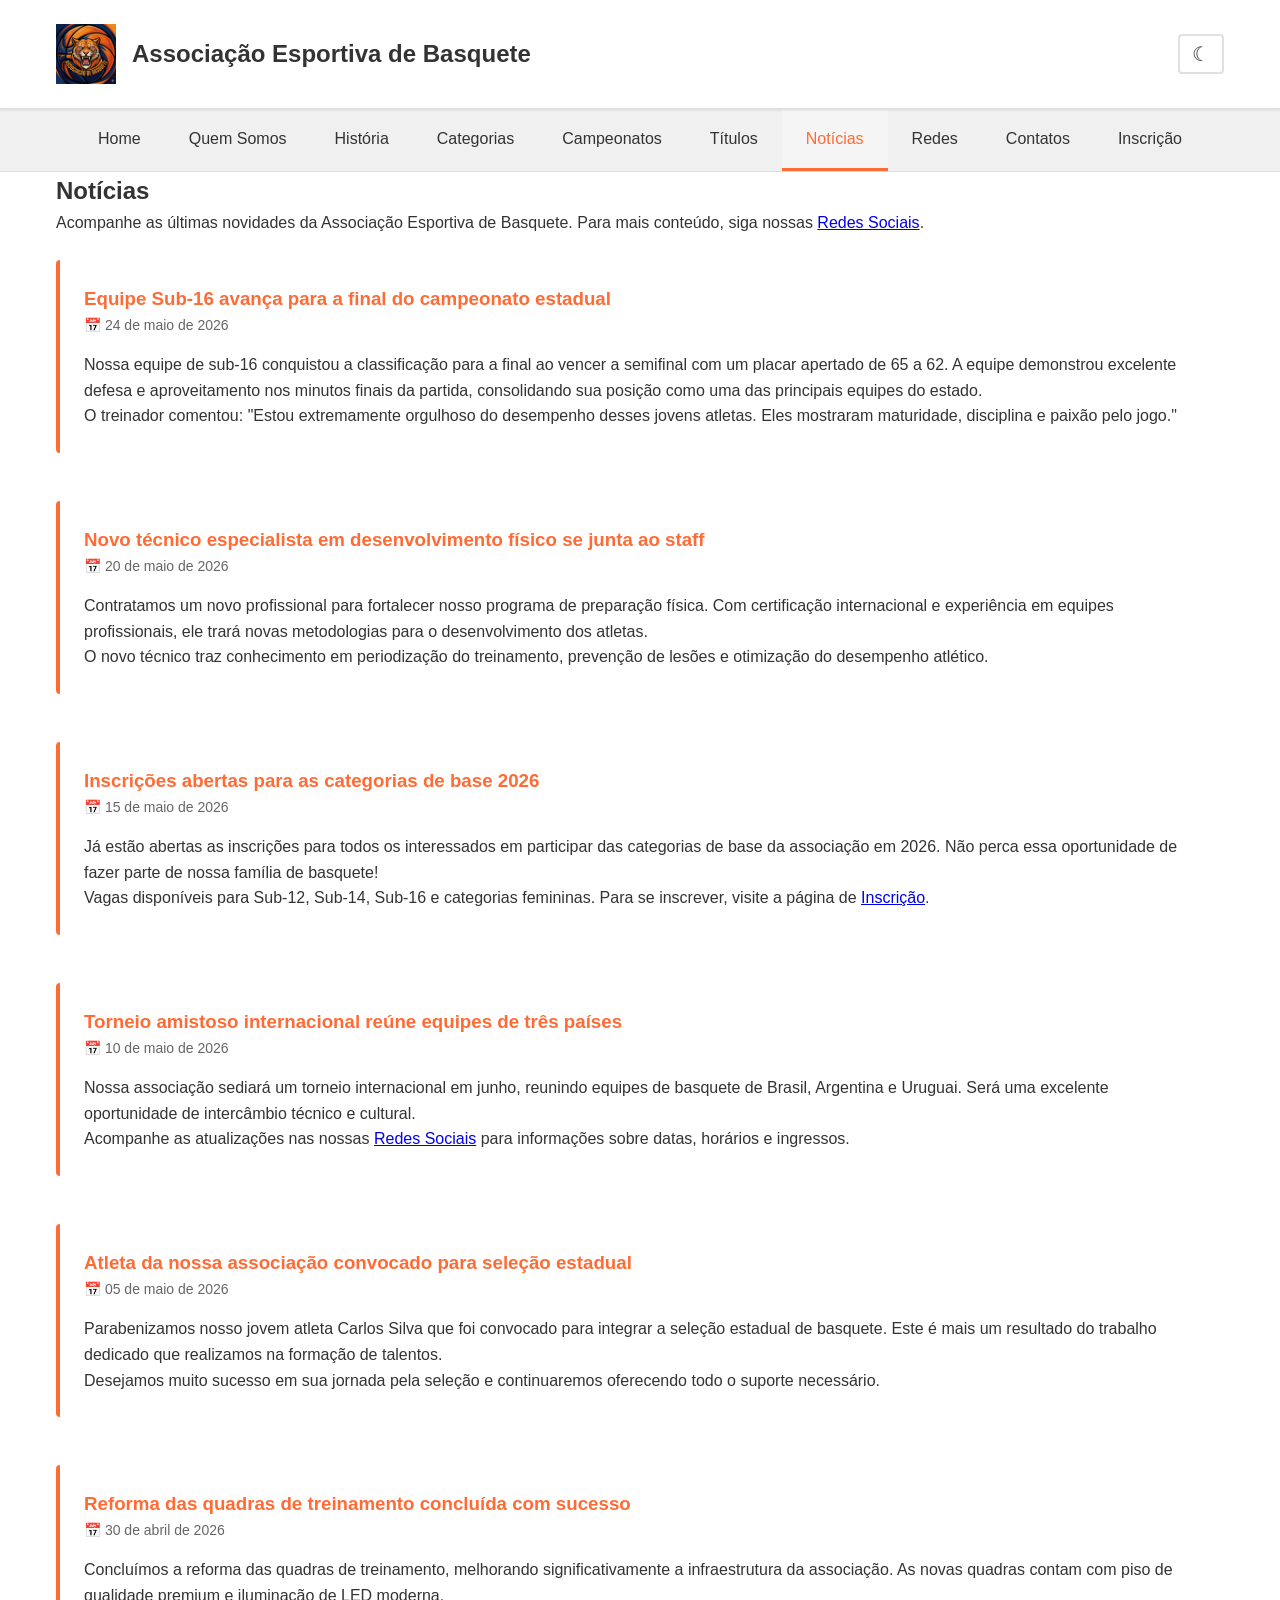
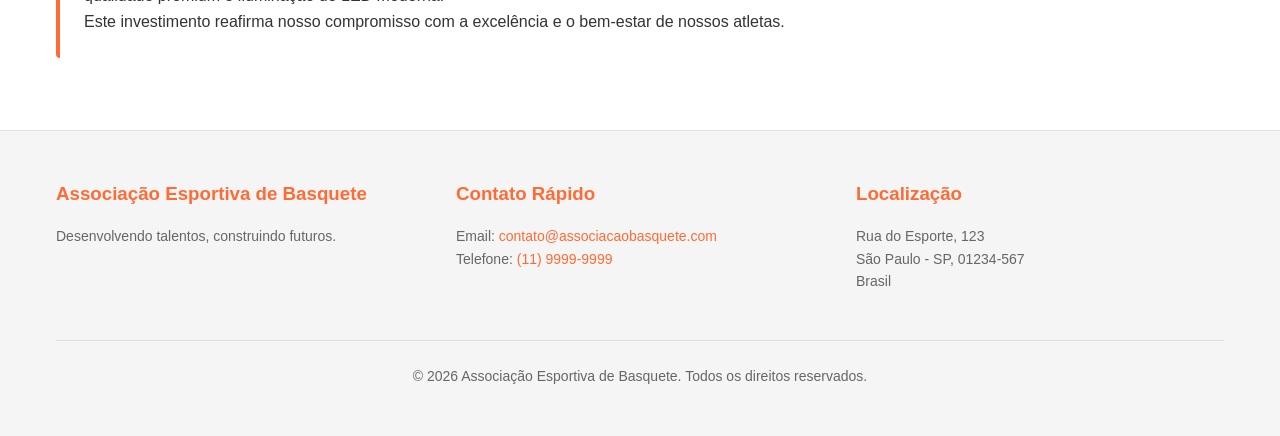
<file: noticias.html>
<!DOCTYPE html>
<html lang="pt-BR">
<head>
    <meta charset="UTF-8">
    <meta name="viewport" content="width=device-width, initial-scale=1.0">
    <meta name="description" content="Notícias - Associação Esportiva de Basquete">
    <meta name="theme-color" content="#ffffff">
    <link rel="icon" href="assets/logo.jpg" type="image/jpeg">
    <title>Notícias - Portal Basquete</title>
    <link rel="stylesheet" href="styles.css">
</head>
<body>
    <!-- Banner com Logo e Theme Toggle -->
    <header class="banner">
        <div class="container">
            <div class="logo-section">
                <img src="assets/logo.jpg" alt="Logo da Associação de Basquete" class="logo">
                <h1><a href="index.html" class="home-link">Associação Esportiva de Basquete</a></h1>
            </div>
            <button id="theme-toggle" class="theme-toggle" aria-label="Alternar tema">
                🌙
            </button>
        </div>
    </header>

    <!-- Navegação Principal -->
    <nav class="main-nav">
        <div class="container">
            <ul class="nav-menu">
                <li><a href="index.html">Home</a></li>
                <li><a href="quem-somos.html">Quem Somos</a></li>
                <li><a href="historia.html">História</a></li>
                <li><a href="categorias.html">Categorias</a></li>
                <li><a href="campeonatos.html">Campeonatos</a></li>
                <li><a href="titulos.html">Títulos</a></li>
                <li><a href="noticias.html" class="active">Notícias</a></li>
                <li><a href="redes-sociais.html">Redes</a></li>
                <li><a href="contatos.html">Contatos</a></li>
                <li><a href="inscricao.html">Inscrição</a></li>
            </ul>
        </div>
    </nav>

    <!-- Conteúdo Principal -->
    <main class="container">
        <section class="portal-section">
            <h2>Notícias</h2>
            
            <p>Acompanhe as últimas novidades da Associação Esportiva de Basquete. Para mais conteúdo, siga nossas <a href="redes-sociais.html">Redes Sociais</a>.</p>

            <div class="news-list">
                <article class="news-item">
                    <h3>Equipe Sub-16 avança para a final do campeonato estadual</h3>
                    <p class="news-date">📅 24 de maio de 2026</p>
                    <p>Nossa equipe de sub-16 conquistou a classificação para a final ao vencer a semifinal com um placar apertado de 65 a 62. A equipe demonstrou excelente defesa e aproveitamento nos minutos finais da partida, consolidando sua posição como uma das principais equipes do estado.</p>
                    <p>O treinador comentou: "Estou extremamente orgulhoso do desempenho desses jovens atletas. Eles mostraram maturidade, disciplina e paixão pelo jogo."</p>
                </article>

                <article class="news-item">
                    <h3>Novo técnico especialista em desenvolvimento físico se junta ao staff</h3>
                    <p class="news-date">📅 20 de maio de 2026</p>
                    <p>Contratamos um novo profissional para fortalecer nosso programa de preparação física. Com certificação internacional e experiência em equipes profissionais, ele trará novas metodologias para o desenvolvimento dos atletas.</p>
                    <p>O novo técnico traz conhecimento em periodização do treinamento, prevenção de lesões e otimização do desempenho atlético.</p>
                </article>

                <article class="news-item">
                    <h3>Inscrições abertas para as categorias de base 2026</h3>
                    <p class="news-date">📅 15 de maio de 2026</p>
                    <p>Já estão abertas as inscrições para todos os interessados em participar das categorias de base da associação em 2026. Não perca essa oportunidade de fazer parte de nossa família de basquete!</p>
                    <p>Vagas disponíveis para Sub-12, Sub-14, Sub-16 e categorias femininas. Para se inscrever, visite a página de <a href="inscricao.html">Inscrição</a>.</p>
                </article>

                <article class="news-item">
                    <h3>Torneio amistoso internacional reúne equipes de três países</h3>
                    <p class="news-date">📅 10 de maio de 2026</p>
                    <p>Nossa associação sediará um torneio internacional em junho, reunindo equipes de basquete de Brasil, Argentina e Uruguai. Será uma excelente oportunidade de intercâmbio técnico e cultural.</p>
                    <p>Acompanhe as atualizações nas nossas <a href="redes-sociais.html">Redes Sociais</a> para informações sobre datas, horários e ingressos.</p>
                </article>

                <article class="news-item">
                    <h3>Atleta da nossa associação convocado para seleção estadual</h3>
                    <p class="news-date">📅 05 de maio de 2026</p>
                    <p>Parabenizamos nosso jovem atleta Carlos Silva que foi convocado para integrar a seleção estadual de basquete. Este é mais um resultado do trabalho dedicado que realizamos na formação de talentos.</p>
                    <p>Desejamos muito sucesso em sua jornada pela seleção e continuaremos oferecendo todo o suporte necessário.</p>
                </article>

                <article class="news-item">
                    <h3>Reforma das quadras de treinamento concluída com sucesso</h3>
                    <p class="news-date">📅 30 de abril de 2026</p>
                    <p>Concluímos a reforma das quadras de treinamento, melhorando significativamente a infraestrutura da associação. As novas quadras contam com piso de qualidade premium e iluminação de LED moderna.</p>
                    <p>Este investimento reafirma nosso compromisso com a excelência e o bem-estar de nossos atletas.</p>
                </article>
            </div>
        </section>
    </main>

    <!-- Footer -->
    <footer class="footer">
        <div class="container">
            <div class="footer-content">
                <div class="footer-section">
                    <h3>Associação Esportiva de Basquete</h3>
                    <p>Desenvolvendo talentos, construindo futuros.</p>
                </div>
                <div class="footer-section">
                    <h3>Contato Rápido</h3>
                    <p>
                        Email: <a href="mailto:contato@associacaobasquete.com">contato@associacaobasquete.com</a><br>
                        Telefone: <a href="tel:+5511999999999">(11) 9999-9999</a>
                    </p>
                </div>
                <div class="footer-section">
                    <h3>Localização</h3>
                    <p>
                        Rua do Esporte, 123<br>
                        São Paulo - SP, 01234-567<br>
                        Brasil
                    </p>
                </div>
            </div>
            <div class="footer-bottom">
                <p>&copy; 2026 Associação Esportiva de Basquete. Todos os direitos reservados.</p>
            </div>
        </div>
    </footer>

    <script src="script.js"></script>
</body>
</html>
</file>
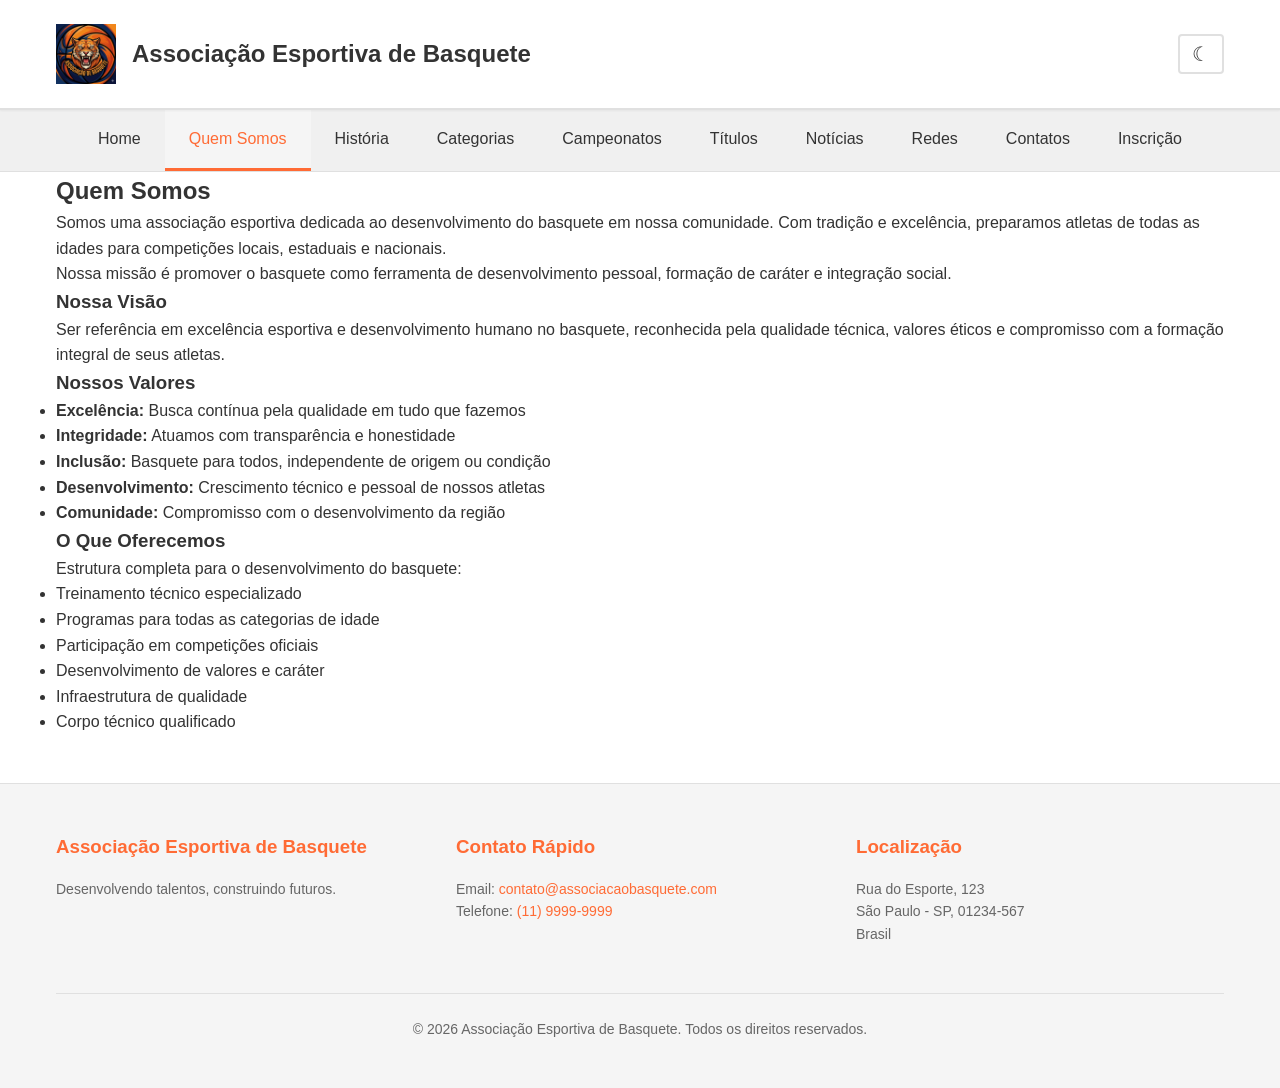
<file: quem-somos.html>
<!DOCTYPE html>
<html lang="pt-BR">
<head>
    <meta charset="UTF-8">
    <meta name="viewport" content="width=device-width, initial-scale=1.0">
    <meta name="description" content="Quem Somos - Associação Esportiva de Basquete">
    <meta name="theme-color" content="#ffffff">
    <link rel="icon" href="assets/logo.jpg" type="image/jpeg">
    <title>Quem Somos - Portal Basquete</title>
    <link rel="stylesheet" href="styles.css">
</head>
<body>
    <!-- Banner com Logo e Theme Toggle -->
    <header class="banner">
        <div class="container">
            <div class="logo-section">
                <img src="assets/logo.jpg" alt="Logo da Associação de Basquete" class="logo">
                <h1><a href="index.html" class="home-link">Associação Esportiva de Basquete</a></h1>
            </div>
            <button id="theme-toggle" class="theme-toggle" aria-label="Alternar tema">
                🌙
            </button>
        </div>
    </header>

    <!-- Navegação Principal -->
    <nav class="main-nav">
        <div class="container">
            <ul class="nav-menu">
                <li><a href="index.html">Home</a></li>
                <li><a href="quem-somos.html" class="active">Quem Somos</a></li>
                <li><a href="historia.html">História</a></li>
                <li><a href="categorias.html">Categorias</a></li>
                <li><a href="campeonatos.html">Campeonatos</a></li>
                <li><a href="titulos.html">Títulos</a></li>
                <li><a href="noticias.html">Notícias</a></li>
                <li><a href="redes-sociais.html">Redes</a></li>
                <li><a href="contatos.html">Contatos</a></li>
                <li><a href="inscricao.html">Inscrição</a></li>
            </ul>
        </div>
    </nav>

    <!-- Conteúdo Principal -->
    <main class="container">
        <section class="portal-section">
            <h2>Quem Somos</h2>
            
            <p>Somos uma associação esportiva dedicada ao desenvolvimento do basquete em nossa comunidade. Com tradição e excelência, preparamos atletas de todas as idades para competições locais, estaduais e nacionais.</p>
            
            <p>Nossa missão é promover o basquete como ferramenta de desenvolvimento pessoal, formação de caráter e integração social.</p>

            <h3>Nossa Visão</h3>
            <p>Ser referência em excelência esportiva e desenvolvimento humano no basquete, reconhecida pela qualidade técnica, valores éticos e compromisso com a formação integral de seus atletas.</p>

            <h3>Nossos Valores</h3>
            <ul>
                <li><strong>Excelência:</strong> Busca contínua pela qualidade em tudo que fazemos</li>
                <li><strong>Integridade:</strong> Atuamos com transparência e honestidade</li>
                <li><strong>Inclusão:</strong> Basquete para todos, independente de origem ou condição</li>
                <li><strong>Desenvolvimento:</strong> Crescimento técnico e pessoal de nossos atletas</li>
                <li><strong>Comunidade:</strong> Compromisso com o desenvolvimento da região</li>
            </ul>

            <h3>O Que Oferecemos</h3>
            <p>Estrutura completa para o desenvolvimento do basquete:</p>
            <ul>
                <li>Treinamento técnico especializado</li>
                <li>Programas para todas as categorias de idade</li>
                <li>Participação em competições oficiais</li>
                <li>Desenvolvimento de valores e caráter</li>
                <li>Infraestrutura de qualidade</li>
                <li>Corpo técnico qualificado</li>
            </ul>
        </section>
    </main>

    <!-- Footer -->
    <footer class="footer">
        <div class="container">
            <div class="footer-content">
                <div class="footer-section">
                    <h3>Associação Esportiva de Basquete</h3>
                    <p>Desenvolvendo talentos, construindo futuros.</p>
                </div>
                <div class="footer-section">
                    <h3>Contato Rápido</h3>
                    <p>
                        Email: <a href="mailto:contato@associacaobasquete.com">contato@associacaobasquete.com</a><br>
                        Telefone: <a href="tel:+5511999999999">(11) 9999-9999</a>
                    </p>
                </div>
                <div class="footer-section">
                    <h3>Localização</h3>
                    <p>
                        Rua do Esporte, 123<br>
                        São Paulo - SP, 01234-567<br>
                        Brasil
                    </p>
                </div>
            </div>
            <div class="footer-bottom">
                <p>&copy; 2026 Associação Esportiva de Basquete. Todos os direitos reservados.</p>
            </div>
        </div>
    </footer>

    <script src="script.js"></script>
</body>
</html>
</file>
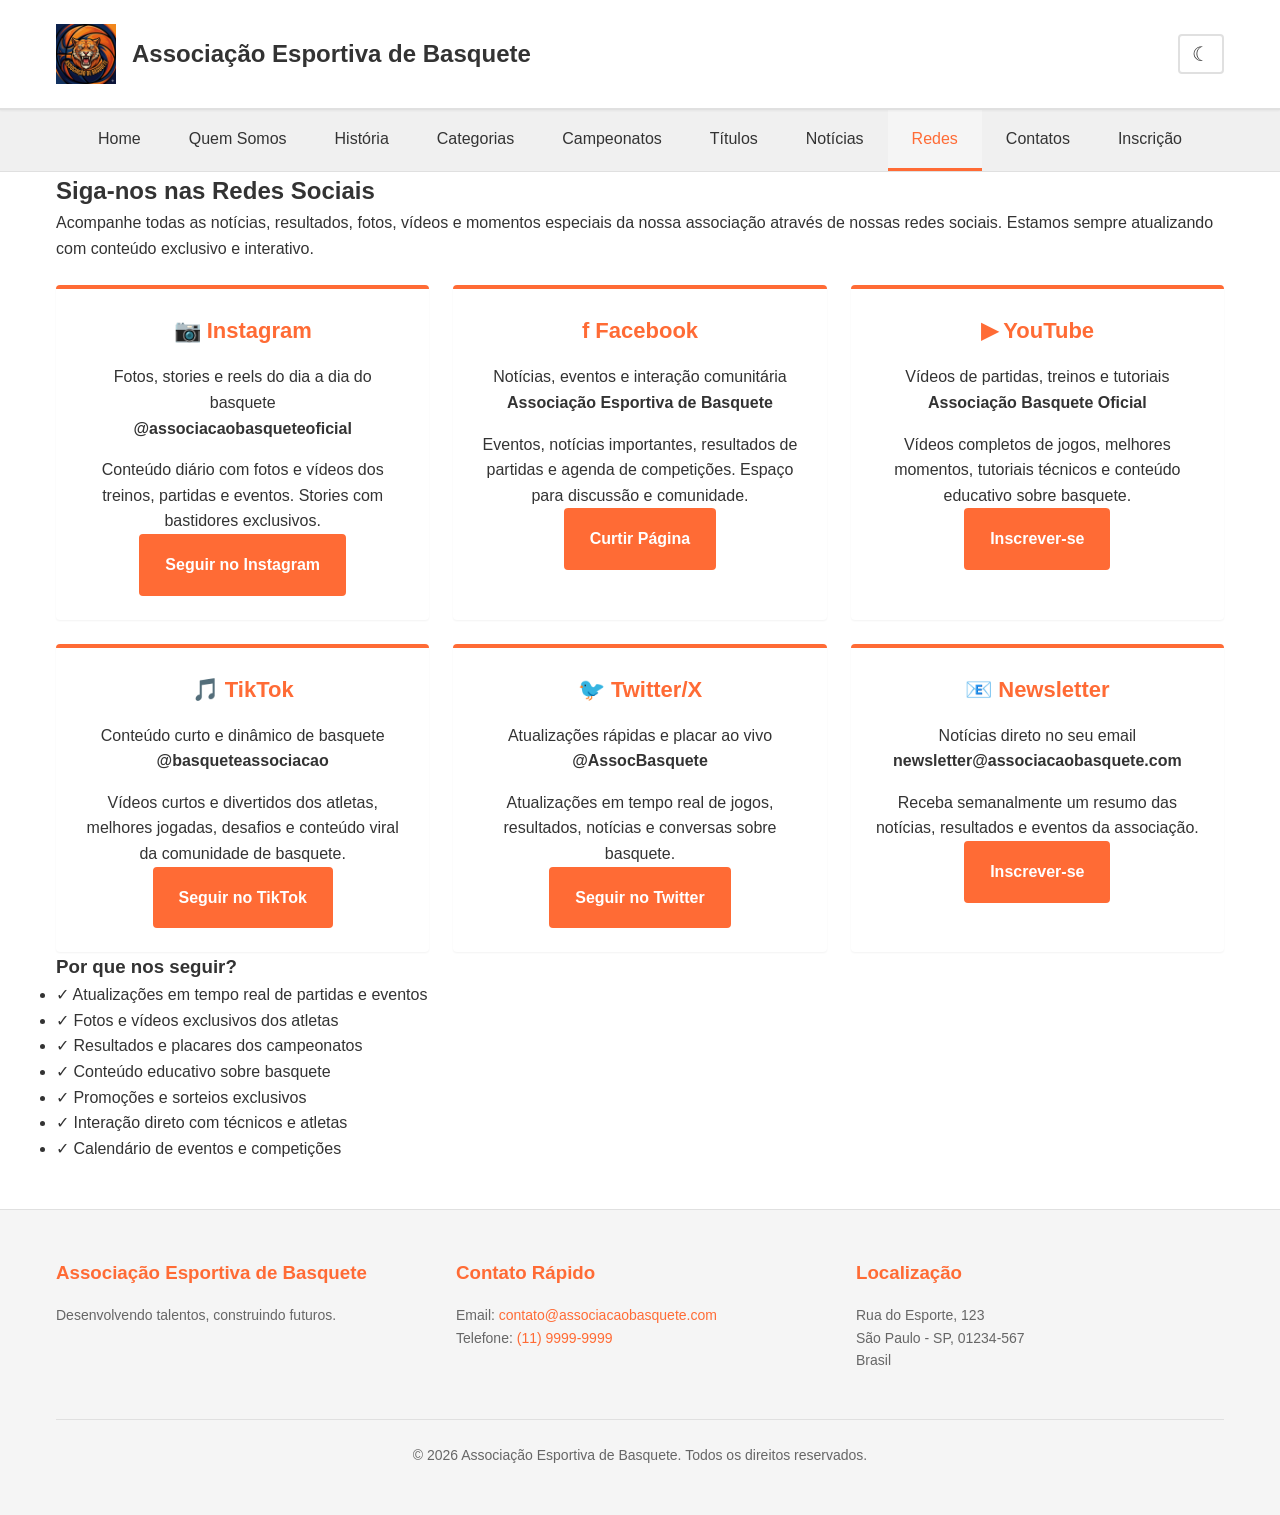
<file: redes-sociais.html>
<!DOCTYPE html>
<html lang="pt-BR">
<head>
    <meta charset="UTF-8">
    <meta name="viewport" content="width=device-width, initial-scale=1.0">
    <meta name="description" content="Redes Sociais - Associação Esportiva de Basquete">
    <meta name="theme-color" content="#ffffff">
    <link rel="icon" href="assets/logo.jpg" type="image/jpeg">
    <title>Redes Sociais - Portal Basquete</title>
    <link rel="stylesheet" href="styles.css">
</head>
<body>
    <!-- Banner com Logo e Theme Toggle -->
    <header class="banner">
        <div class="container">
            <div class="logo-section">
                <img src="assets/logo.jpg" alt="Logo da Associação de Basquete" class="logo">
                <h1><a href="index.html" class="home-link">Associação Esportiva de Basquete</a></h1>
            </div>
            <button id="theme-toggle" class="theme-toggle" aria-label="Alternar tema">
                🌙
            </button>
        </div>
    </header>

    <!-- Navegação Principal -->
    <nav class="main-nav">
        <div class="container">
            <ul class="nav-menu">
                <li><a href="index.html">Home</a></li>
                <li><a href="quem-somos.html">Quem Somos</a></li>
                <li><a href="historia.html">História</a></li>
                <li><a href="categorias.html">Categorias</a></li>
                <li><a href="campeonatos.html">Campeonatos</a></li>
                <li><a href="titulos.html">Títulos</a></li>
                <li><a href="noticias.html">Notícias</a></li>
                <li><a href="redes-sociais.html" class="active">Redes</a></li>
                <li><a href="contatos.html">Contatos</a></li>
                <li><a href="inscricao.html">Inscrição</a></li>
            </ul>
        </div>
    </nav>

    <!-- Conteúdo Principal -->
    <main class="container">
        <section class="portal-section">
            <h2>Siga-nos nas Redes Sociais</h2>
            
            <p>Acompanhe todas as notícias, resultados, fotos, vídeos e momentos especiais da nossa associação através de nossas redes sociais. Estamos sempre atualizando com conteúdo exclusivo e interativo.</p>

            <div class="social-grid">
                <article class="social-card">
                    <h3>📷 Instagram</h3>
                    <p>Fotos, stories e reels do dia a dia do basquete</p>
                    <p class="social-handle">@associacaobasqueteoficial</p>
                    <p>Conteúdo diário com fotos e vídeos dos treinos, partidas e eventos. Stories com bastidores exclusivos.</p>
                    <a href="https://instagram.com" target="_blank" rel="noopener noreferrer" class="btn btn-primary">Seguir no Instagram</a>
                </article>

                <article class="social-card">
                    <h3>f Facebook</h3>
                    <p>Notícias, eventos e interação comunitária</p>
                    <p class="social-handle">Associação Esportiva de Basquete</p>
                    <p>Eventos, notícias importantes, resultados de partidas e agenda de competições. Espaço para discussão e comunidade.</p>
                    <a href="https://facebook.com" target="_blank" rel="noopener noreferrer" class="btn btn-primary">Curtir Página</a>
                </article>

                <article class="social-card">
                    <h3>▶ YouTube</h3>
                    <p>Vídeos de partidas, treinos e tutoriais</p>
                    <p class="social-handle">Associação Basquete Oficial</p>
                    <p>Vídeos completos de jogos, melhores momentos, tutoriais técnicos e conteúdo educativo sobre basquete.</p>
                    <a href="https://youtube.com" target="_blank" rel="noopener noreferrer" class="btn btn-primary">Inscrever-se</a>
                </article>

                <article class="social-card">
                    <h3>🎵 TikTok</h3>
                    <p>Conteúdo curto e dinâmico de basquete</p>
                    <p class="social-handle">@basqueteassociacao</p>
                    <p>Vídeos curtos e divertidos dos atletas, melhores jogadas, desafios e conteúdo viral da comunidade de basquete.</p>
                    <a href="https://tiktok.com" target="_blank" rel="noopener noreferrer" class="btn btn-primary">Seguir no TikTok</a>
                </article>

                <article class="social-card">
                    <h3>🐦 Twitter/X</h3>
                    <p>Atualizações rápidas e placar ao vivo</p>
                    <p class="social-handle">@AssocBasquete</p>
                    <p>Atualizações em tempo real de jogos, resultados, notícias e conversas sobre basquete.</p>
                    <a href="https://twitter.com" target="_blank" rel="noopener noreferrer" class="btn btn-primary">Seguir no Twitter</a>
                </article>

                <article class="social-card">
                    <h3>📧 Newsletter</h3>
                    <p>Notícias direto no seu email</p>
                    <p class="social-handle">newsletter@associacaobasquete.com</p>
                    <p>Receba semanalmente um resumo das notícias, resultados e eventos da associação.</p>
                    <a href="contatos.html" class="btn btn-primary">Inscrever-se</a>
                </article>
            </div>

            <h3>Por que nos seguir?</h3>
            <ul>
                <li>✓ Atualizações em tempo real de partidas e eventos</li>
                <li>✓ Fotos e vídeos exclusivos dos atletas</li>
                <li>✓ Resultados e placares dos campeonatos</li>
                <li>✓ Conteúdo educativo sobre basquete</li>
                <li>✓ Promoções e sorteios exclusivos</li>
                <li>✓ Interação direto com técnicos e atletas</li>
                <li>✓ Calendário de eventos e competições</li>
            </ul>
        </section>
    </main>

    <!-- Footer -->
    <footer class="footer">
        <div class="container">
            <div class="footer-content">
                <div class="footer-section">
                    <h3>Associação Esportiva de Basquete</h3>
                    <p>Desenvolvendo talentos, construindo futuros.</p>
                </div>
                <div class="footer-section">
                    <h3>Contato Rápido</h3>
                    <p>
                        Email: <a href="mailto:contato@associacaobasquete.com">contato@associacaobasquete.com</a><br>
                        Telefone: <a href="tel:+5511999999999">(11) 9999-9999</a>
                    </p>
                </div>
                <div class="footer-section">
                    <h3>Localização</h3>
                    <p>
                        Rua do Esporte, 123<br>
                        São Paulo - SP, 01234-567<br>
                        Brasil
                    </p>
                </div>
            </div>
            <div class="footer-bottom">
                <p>&copy; 2026 Associação Esportiva de Basquete. Todos os direitos reservados.</p>
            </div>
        </div>
    </footer>

    <script src="script.js"></script>
</body>
</html>
</file>
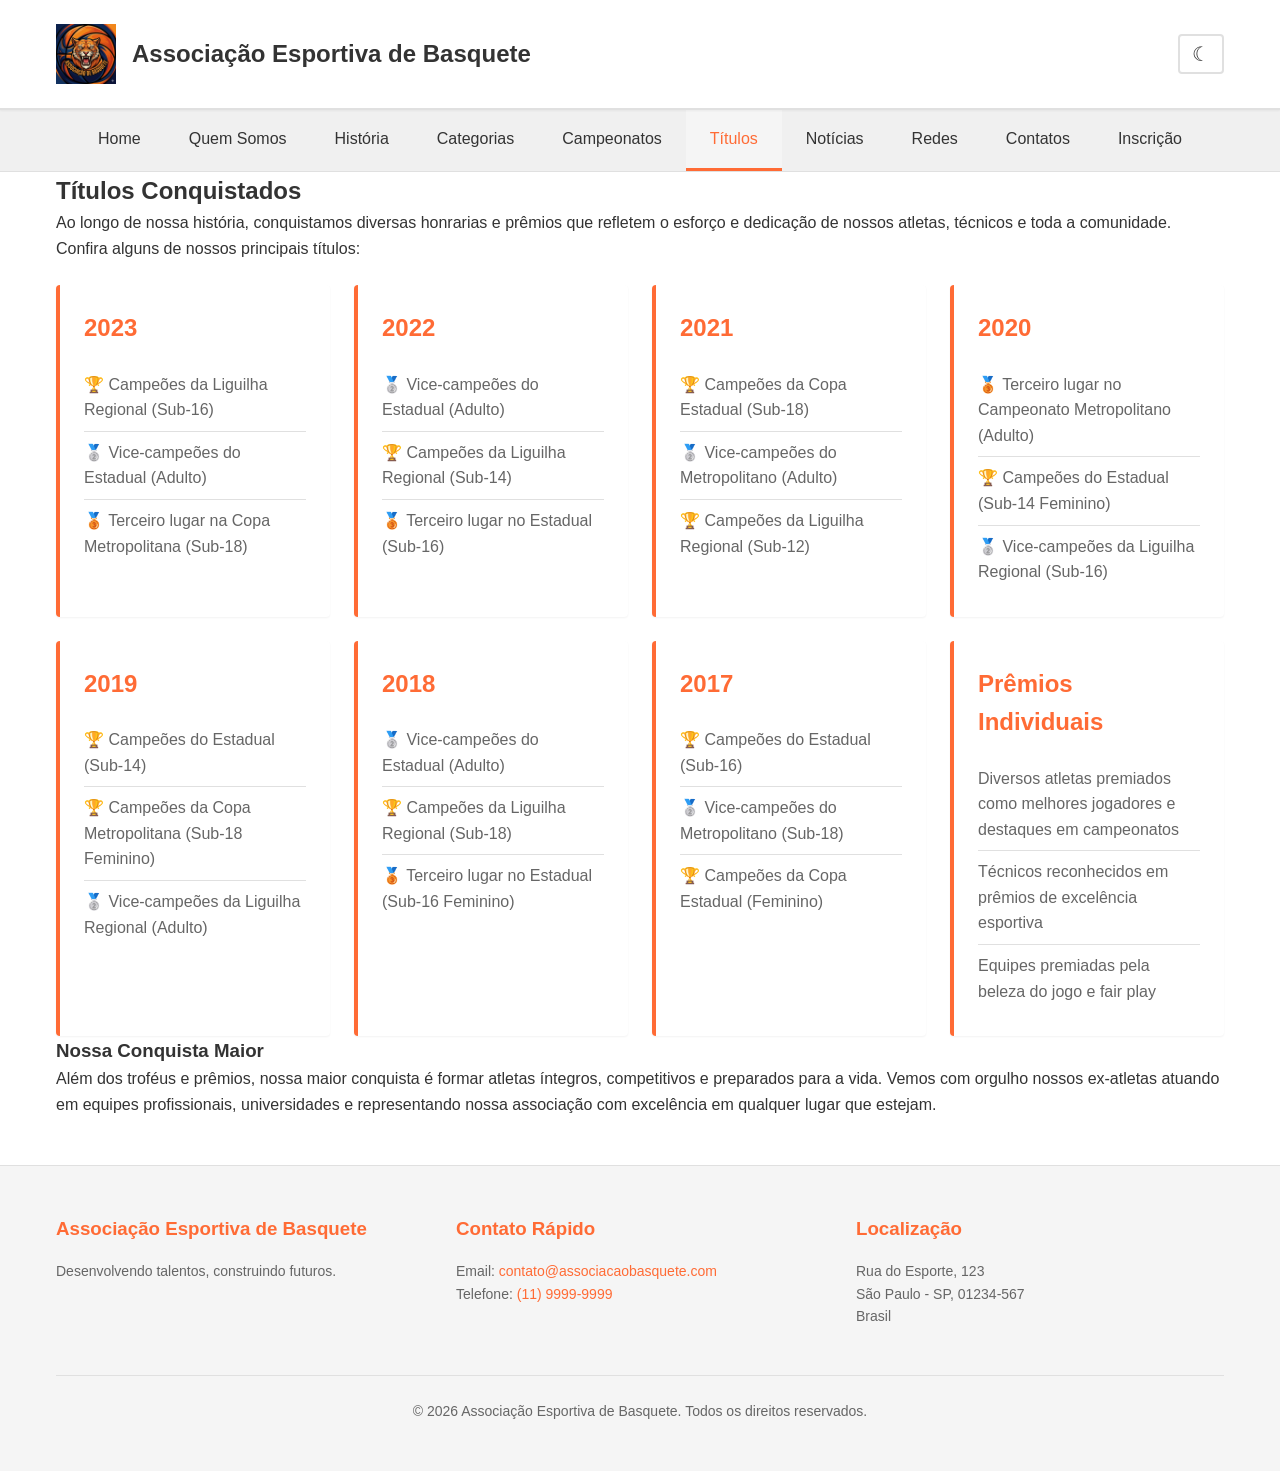
<file: titulos.html>
<!DOCTYPE html>
<html lang="pt-BR">
<head>
    <meta charset="UTF-8">
    <meta name="viewport" content="width=device-width, initial-scale=1.0">
    <meta name="description" content="Títulos Conquistados - Associação Esportiva de Basquete">
    <meta name="theme-color" content="#ffffff">    <link rel="icon" href="assets/logo.jpg" type="image/jpeg">    <title>Títulos - Portal Basquete</title>
    <link rel="stylesheet" href="styles.css">
</head>
<body>
    <!-- Banner com Logo e Theme Toggle -->
    <header class="banner">
        <div class="container">
            <div class="logo-section">
                <img src="assets/logo.jpg" alt="Logo da Associação de Basquete" class="logo">
                <h1><a href="index.html" class="home-link">Associação Esportiva de Basquete</a></h1>
            </div>
            <button id="theme-toggle" class="theme-toggle" aria-label="Alternar tema">
                🌙
            </button>
        </div>
    </header>

    <!-- Navegação Principal -->
    <nav class="main-nav">
        <div class="container">
            <ul class="nav-menu">
                <li><a href="index.html">Home</a></li>
                <li><a href="quem-somos.html">Quem Somos</a></li>
                <li><a href="historia.html">História</a></li>
                <li><a href="categorias.html">Categorias</a></li>
                <li><a href="campeonatos.html">Campeonatos</a></li>
                <li><a href="titulos.html" class="active">Títulos</a></li>
                <li><a href="noticias.html">Notícias</a></li>
                <li><a href="redes-sociais.html">Redes</a></li>
                <li><a href="contatos.html">Contatos</a></li>
                <li><a href="inscricao.html">Inscrição</a></li>
            </ul>
        </div>
    </nav>

    <!-- Conteúdo Principal -->
    <main class="container">
        <section class="portal-section">
            <h2>Títulos Conquistados</h2>
            
            <p>Ao longo de nossa história, conquistamos diversas honrarias e prêmios que refletem o esforço e dedicação de nossos atletas, técnicos e toda a comunidade. Confira alguns de nossos principais títulos:</p>

            <div class="titles-timeline">
                <article class="title-card">
                    <h3>2023</h3>
                    <ul>
                        <li>🏆 Campeões da Liguilha Regional (Sub-16)</li>
                        <li>🥈 Vice-campeões do Estadual (Adulto)</li>
                        <li>🥉 Terceiro lugar na Copa Metropolitana (Sub-18)</li>
                    </ul>
                </article>

                <article class="title-card">
                    <h3>2022</h3>
                    <ul>
                        <li>🥈 Vice-campeões do Estadual (Adulto)</li>
                        <li>🏆 Campeões da Liguilha Regional (Sub-14)</li>
                        <li>🥉 Terceiro lugar no Estadual (Sub-16)</li>
                    </ul>
                </article>

                <article class="title-card">
                    <h3>2021</h3>
                    <ul>
                        <li>🏆 Campeões da Copa Estadual (Sub-18)</li>
                        <li>🥈 Vice-campeões do Metropolitano (Adulto)</li>
                        <li>🏆 Campeões da Liguilha Regional (Sub-12)</li>
                    </ul>
                </article>

                <article class="title-card">
                    <h3>2020</h3>
                    <ul>
                        <li>🥉 Terceiro lugar no Campeonato Metropolitano (Adulto)</li>
                        <li>🏆 Campeões do Estadual (Sub-14 Feminino)</li>
                        <li>🥈 Vice-campeões da Liguilha Regional (Sub-16)</li>
                    </ul>
                </article>

                <article class="title-card">
                    <h3>2019</h3>
                    <ul>
                        <li>🏆 Campeões do Estadual (Sub-14)</li>
                        <li>🏆 Campeões da Copa Metropolitana (Sub-18 Feminino)</li>
                        <li>🥈 Vice-campeões da Liguilha Regional (Adulto)</li>
                    </ul>
                </article>

                <article class="title-card">
                    <h3>2018</h3>
                    <ul>
                        <li>🥈 Vice-campeões do Estadual (Adulto)</li>
                        <li>🏆 Campeões da Liguilha Regional (Sub-18)</li>
                        <li>🥉 Terceiro lugar no Estadual (Sub-16 Feminino)</li>
                    </ul>
                </article>

                <article class="title-card">
                    <h3>2017</h3>
                    <ul>
                        <li>🏆 Campeões do Estadual (Sub-16)</li>
                        <li>🥈 Vice-campeões do Metropolitano (Sub-18)</li>
                        <li>🏆 Campeões da Copa Estadual (Feminino)</li>
                    </ul>
                </article>

                <article class="title-card">
                    <h3>Prêmios Individuais</h3>
                    <ul>
                        <li>Diversos atletas premiados como melhores jogadores e destaques em campeonatos</li>
                        <li>Técnicos reconhecidos em prêmios de excelência esportiva</li>
                        <li>Equipes premiadas pela beleza do jogo e fair play</li>
                    </ul>
                </article>
            </div>

            <h3>Nossa Conquista Maior</h3>
            <p>Além dos troféus e prêmios, nossa maior conquista é formar atletas íntegros, competitivos e preparados para a vida. Vemos com orgulho nossos ex-atletas atuando em equipes profissionais, universidades e representando nossa associação com excelência em qualquer lugar que estejam.</p>
        </section>
    </main>

    <!-- Footer -->
    <footer class="footer">
        <div class="container">
            <div class="footer-content">
                <div class="footer-section">
                    <h3>Associação Esportiva de Basquete</h3>
                    <p>Desenvolvendo talentos, construindo futuros.</p>
                </div>
                <div class="footer-section">
                    <h3>Contato Rápido</h3>
                    <p>
                        Email: <a href="mailto:contato@associacaobasquete.com">contato@associacaobasquete.com</a><br>
                        Telefone: <a href="tel:+5511999999999">(11) 9999-9999</a>
                    </p>
                </div>
                <div class="footer-section">
                    <h3>Localização</h3>
                    <p>
                        Rua do Esporte, 123<br>
                        São Paulo - SP, 01234-567<br>
                        Brasil
                    </p>
                </div>
            </div>
            <div class="footer-bottom">
                <p>&copy; 2026 Associação Esportiva de Basquete. Todos os direitos reservados.</p>
            </div>
        </div>
    </footer>

    <script src="script.js"></script>
</body>
</html>
</file>
<file: styles.css>
/* ============================================================================
   Portal Basquete - Estilos CSS
   ============================================================================ */

/* ============================================================================
   CSS Custom Properties (Variáveis de Tema)
   ============================================================================ */

:root {
    /* Cores - Tema Claro (padrão) */
    --color-bg-primary: #ffffff;
    --color-bg-secondary: #f5f5f5;
    --color-text-primary: #333333;
    --color-text-secondary: #666666;
    --color-border: #e0e0e0;
    
    /* Cores - Acentos */
    --color-accent: #ff6b35;
    --color-accent-hover: #e55a28;
    
    /* Cores - Banner e Nav */
    --color-banner-bg: #ffffff;
    --color-nav-bg: #f0f0f0;
    --color-nav-text: #333333;
    --color-nav-hover: #ff6b35;
    
    /* Cores - Footer */
    --color-footer-bg: #f5f5f5;
    --color-footer-text: #666666;
    
    /* Tipografia */
    --font-family-base: -apple-system, BlinkMacSystemFont, 'Segoe UI', Roboto, 'Helvetica Neue', Arial, sans-serif;
    --font-size-base: 16px;
    --font-size-small: 14px;
    --font-size-large: 18px;
    --line-height-base: 1.6;
    
    /* Espaçamento */
    --spacing-xs: 4px;
    --spacing-sm: 8px;
    --spacing-md: 16px;
    --spacing-lg: 24px;
    --spacing-xl: 32px;
    --spacing-2xl: 48px;
    
    /* Dimensões */
    --max-width-container: 1200px;
    --border-radius: 4px;
    
    /* Sombras */
    --shadow-sm: 0 1px 2px rgba(0, 0, 0, 0.05);
    --shadow-md: 0 4px 6px rgba(0, 0, 0, 0.1);
    --shadow-lg: 0 10px 15px rgba(0, 0, 0, 0.1);
    
    /* Transições */
    --transition-fast: 150ms ease-in-out;
    --transition-base: 300ms ease-in-out;
}

/* Tema Escuro */
[data-theme="dark"] {
    --color-bg-primary: #0a0e27;
    --color-bg-secondary: #1a1f3a;
    --color-text-primary: #e0e0e0;
    --color-text-secondary: #b0b0b0;
    --color-border: #333333;
    
    --color-banner-bg: #0a0e27;
    --color-nav-bg: #1a1f3a;
    --color-nav-text: #e0e0e0;
    --color-nav-hover: #ff6b35;
    
    --color-footer-bg: #1a1f3a;
    --color-footer-text: #b0b0b0;
}

/* ============================================================================
   Reset e Estilos Base
   ============================================================================ */

* {
    margin: 0;
    padding: 0;
    box-sizing: border-box;
}

html {
    scroll-behavior: smooth;
}

body {
    font-family: var(--font-family-base);
    font-size: var(--font-size-base);
    line-height: var(--line-height-base);
    color: var(--color-text-primary);
    background-color: var(--color-bg-primary);
    transition: background-color var(--transition-base), color var(--transition-base);
}

/* ============================================================================
   Container
   ============================================================================ */

.container {
    max-width: var(--max-width-container);
    margin: 0 auto;
    padding: 0 var(--spacing-md);
}

/* ============================================================================
   Banner
   ============================================================================ */

.banner {
    background-color: var(--color-banner-bg);
    border-bottom: 2px solid var(--color-border);
    padding: var(--spacing-lg) 0;
    box-shadow: var(--shadow-sm);
    position: sticky;
    top: 0;
    z-index: 100;
}

.banner .container {
    display: flex;
    justify-content: space-between;
    align-items: center;
    gap: var(--spacing-lg);
}

.logo-section {
    display: flex;
    align-items: center;
    gap: var(--spacing-md);
    flex: 1;
}

.logo {
    width: 60px;
    height: 60px;
    object-fit: contain;
}

.logo-section h1 {
    font-size: 24px;
    font-weight: 700;
}

/* ============================================================================
   Theme Toggle Button
   ============================================================================ */

.theme-toggle {
    background: none;
    border: 2px solid var(--color-border);
    color: var(--color-text-primary);
    font-size: 20px;
    padding: 0.5rem 0.75rem;
    cursor: pointer;
    border-radius: var(--border-radius);
    transition: all var(--transition-base);
    display: inline-flex;
    align-items: center;
    justify-content: center;
    line-height: 1;
    min-width: 2.5rem;
    min-height: 2.5rem;
}

.theme-toggle:hover,
.theme-toggle:focus {
    background-color: var(--color-accent);
    color: #ffffff;
    border-color: var(--color-accent);
}

.theme-toggle:focus {
    outline: none;
    box-shadow: 0 0 0 3px rgba(255, 107, 53, 0.2);
}

/* ============================================================================
   Navegação Principal
   ============================================================================ */

.main-nav {
    background-color: var(--color-nav-bg);
    border-bottom: 1px solid var(--color-border);
    position: sticky;
    top: 100px;
    z-index: 99;
}

.nav-menu {
    list-style: none;
    display: flex;
    flex-wrap: wrap;
    justify-content: center;
    gap: 0;
    margin: 0;
    padding: 0;
}

.nav-menu a {
    display: block;
    padding: var(--spacing-md) var(--spacing-lg);
    color: var(--color-nav-text);
    text-decoration: none;
    transition: all var(--transition-base);
    border-bottom: 3px solid transparent;
    white-space: nowrap;
}

.nav-menu a:hover,
.nav-menu a:focus {
    color: var(--color-nav-hover);
    background-color: var(--color-bg-secondary);
    border-bottom-color: var(--color-nav-hover);
}

.nav-menu a:focus {
    outline: none;
}

/* ============================================================================
   Main Content
   ============================================================================ */

main {
    padding: var(--spacing-2xl) 0;
}

/* ============================================================================
   Links Ativos
   ============================================================================ */

.nav-menu a.active {
    color: var(--color-accent);
    border-bottom-color: var(--color-accent);
    background-color: var(--color-bg-secondary);
}

.home-link {
    color: var(--color-text-primary);
    text-decoration: none;
    transition: color var(--transition-base);
}

.home-link:hover,
.home-link:focus {
    color: var(--color-accent);
}

/* ============================================================================
   Hero Section (Homepage)
   ============================================================================ */

.hero-section {
    text-align: center;
    padding: var(--spacing-2xl);
    background: linear-gradient(135deg, var(--color-bg-secondary), var(--color-bg-secondary));
    border-radius: var(--border-radius);
    margin-bottom: var(--spacing-2xl);
    border-left: 4px solid var(--color-accent);
}

.hero-section h2 {
    font-size: 36px;
    color: var(--color-accent);
    margin-bottom: var(--spacing-lg);
}

.hero-section p {
    font-size: var(--font-size-large);
    color: var(--color-text-secondary);
    max-width: 600px;
    margin: 0 auto;
}

/* ============================================================================
   Highlights Grid (Homepage Cards)
   ============================================================================ */

.highlights-grid {
    display: grid;
    grid-template-columns: repeat(auto-fit, minmax(280px, 1fr));
    gap: var(--spacing-lg);
    margin-bottom: var(--spacing-2xl);
}

.highlight-card {
    background-color: var(--color-bg-secondary);
    padding: var(--spacing-lg);
    border-radius: var(--border-radius);
    border-left: 4px solid var(--color-accent);
    transition: all var(--transition-base);
    display: flex;
    flex-direction: column;
}

.highlight-card:hover {
    transform: translateY(-5px);
    box-shadow: var(--shadow-lg);
}

.highlight-card h3 {
    color: var(--color-accent);
    margin-bottom: var(--spacing-md);
    font-size: 20px;
}

.highlight-card p {
    flex: 1;
    margin-bottom: var(--spacing-lg);
    color: var(--color-text-secondary);
}

/* ============================================================================
   Categories Grid
   ============================================================================ */

.categories-grid {
    display: grid;
    grid-template-columns: repeat(auto-fit, minmax(300px, 1fr));
    gap: var(--spacing-lg);
    margin-top: var(--spacing-lg);
}

.category-card {
    background-color: var(--color-bg-primary);
    padding: var(--spacing-lg);
    border-radius: var(--border-radius);
    border-top: 4px solid var(--color-accent);
    box-shadow: var(--shadow-sm);
    transition: all var(--transition-base);
}

.category-card:hover {
    box-shadow: var(--shadow-md);
    transform: translateY(-2px);
}

.category-card h3 {
    color: var(--color-accent);
    margin-bottom: var(--spacing-md);
}

.category-card p {
    margin-bottom: var(--spacing-md);
    color: var(--color-text-secondary);
}

.category-card ul {
    list-style: none;
    padding-left: var(--spacing-lg);
}

.category-card li {
    margin-bottom: var(--spacing-sm);
    padding-left: var(--spacing-md);
    position: relative;
}

.category-card li:before {
    content: "✓";
    position: absolute;
    left: 0;
    color: var(--color-accent);
    font-weight: bold;
}

/* ============================================================================
   Championships Grid
   ============================================================================ */

.championships-grid {
    display: grid;
    grid-template-columns: repeat(auto-fit, minmax(300px, 1fr));
    gap: var(--spacing-lg);
    margin-top: var(--spacing-lg);
}

.championship-card {
    background-color: var(--color-bg-primary);
    padding: var(--spacing-lg);
    border-radius: var(--border-radius);
    border-left: 4px solid var(--color-accent);
    box-shadow: var(--shadow-sm);
    transition: all var(--transition-base);
}

.championship-card:hover {
    box-shadow: var(--shadow-md);
    transform: translateX(5px);
}

.championship-card h3 {
    color: var(--color-accent);
    margin-bottom: var(--spacing-md);
}

/* ============================================================================
   Titles Timeline
   ============================================================================ */

.titles-timeline {
    display: grid;
    grid-template-columns: repeat(auto-fit, minmax(250px, 1fr));
    gap: var(--spacing-lg);
    margin-top: var(--spacing-lg);
}

.title-card {
    background-color: var(--color-bg-primary);
    padding: var(--spacing-lg);
    border-radius: var(--border-radius);
    border-left: 4px solid var(--color-accent);
    box-shadow: var(--shadow-sm);
}

.title-card h3 {
    color: var(--color-accent);
    margin-bottom: var(--spacing-md);
    font-size: 24px;
}

.title-card ul {
    list-style: none;
    padding-left: 0;
}

.title-card li {
    padding: var(--spacing-sm) 0;
    color: var(--color-text-secondary);
    border-bottom: 1px solid var(--color-border);
}

.title-card li:last-child {
    border-bottom: none;
}

/* ============================================================================
   News List
   ============================================================================ */

.news-list {
    display: flex;
    flex-direction: column;
    gap: var(--spacing-lg);
    margin-top: var(--spacing-lg);
}

/* ============================================================================
   Social Grid
   ============================================================================ */

.social-grid {
    display: grid;
    grid-template-columns: repeat(auto-fit, minmax(300px, 1fr));
    gap: var(--spacing-lg);
    margin-top: var(--spacing-lg);
}

.social-card {
    background-color: var(--color-bg-primary);
    padding: var(--spacing-lg);
    border-radius: var(--border-radius);
    border-top: 4px solid var(--color-accent);
    box-shadow: var(--shadow-sm);
    text-align: center;
    transition: all var(--transition-base);
}

.social-card:hover {
    box-shadow: var(--shadow-md);
    transform: scale(1.02);
}

.social-card h3 {
    color: var(--color-accent);
    margin-bottom: var(--spacing-md);
    font-size: 22px;
}

.social-handle {
    font-weight: 600;
    color: var(--color-text-primary);
    margin-bottom: var(--spacing-md);
    display: block;
}

/* ============================================================================
   Departments Grid
   ============================================================================ */

.departments {
    display: grid;
    grid-template-columns: repeat(auto-fit, minmax(280px, 1fr));
    gap: var(--spacing-lg);
    margin-top: var(--spacing-lg);
}

.department-card {
    background-color: var(--color-bg-primary);
    padding: var(--spacing-lg);
    border-radius: var(--border-radius);
    border-left: 4px solid var(--color-accent);
    box-shadow: var(--shadow-sm);
}

.department-card h4 {
    color: var(--color-accent);
    margin-bottom: var(--spacing-md);
}

.department-card p {
    color: var(--color-text-secondary);
    margin-bottom: var(--spacing-md);
}

.department-card p:last-child {
    margin-bottom: 0;
}

.department-card a {
    color: var(--color-accent);
    text-decoration: none;
    transition: color var(--transition-base);
}

.department-card a:hover {
    color: var(--color-accent-hover);
    text-decoration: underline;
}

/* ============================================================================
   Schedule
   ============================================================================ */

.schedule {
    background-color: var(--color-bg-primary);
    padding: var(--spacing-lg);
    border-radius: var(--border-radius);
    border-left: 4px solid var(--color-accent);
    margin-top: var(--spacing-lg);
}

.schedule p {
    margin-bottom: var(--spacing-md);
    color: var(--color-text-secondary);
}

.schedule p:last-child {
    margin-bottom: 0;
}

.schedule strong {
    color: var(--color-text-primary);
}

/* ============================================================================


.portal-section {
    margin-bottom: var(--spacing-2xl);
    padding: var(--spacing-xl);
    background-color: var(--color-bg-secondary);
    border-radius: var(--border-radius);
    border-left: 4px solid var(--color-accent);
}

.portal-section h2 {
    font-size: 32px;
    margin-bottom: var(--spacing-lg);
    color: var(--color-accent);
}

.portal-section h3 {
    font-size: 20px;
    margin-top: var(--spacing-lg);
    margin-bottom: var(--spacing-md);
    color: var(--color-text-primary);
}

.portal-section p {
    margin-bottom: var(--spacing-md);
    color: var(--color-text-secondary);
    line-height: var(--line-height-base);
}

.portal-section ul {
    list-style: none;
    padding-left: var(--spacing-lg);
    margin-bottom: var(--spacing-md);
}

.portal-section li {
    margin-bottom: var(--spacing-md);
    padding-left: var(--spacing-md);
    position: relative;
    color: var(--color-text-secondary);
}

.portal-section li:before {
    content: "🏀";
    position: absolute;
    left: 0;
    top: 0;
}

/* ============================================================================
   News Section
   ============================================================================ */

.news-item {
    background-color: var(--color-bg-primary);
    padding: var(--spacing-lg);
    margin-bottom: var(--spacing-lg);
    border-radius: var(--border-radius);
    border-left: 4px solid var(--color-accent);
}

.news-item h3 {
    margin-top: 0;
    color: var(--color-accent);
}

.news-date {
    font-size: var(--font-size-small);
    color: var(--color-text-secondary);
    font-weight: 500;
    margin-bottom: var(--spacing-md);
    display: block;
}

.news-item p:last-child {
    margin-bottom: 0;
}

/* ============================================================================
   Social Links
   ============================================================================ */

.social-links {
    display: flex;
    flex-wrap: wrap;
    gap: var(--spacing-md);
    margin-top: var(--spacing-lg);
}

.social-link {
    display: inline-flex;
    align-items: center;
    gap: var(--spacing-sm);
    padding: var(--spacing-md) var(--spacing-lg);
    background-color: var(--color-accent);
    color: #ffffff;
    text-decoration: none;
    border-radius: var(--border-radius);
    transition: all var(--transition-base);
    font-weight: 600;
    border: 2px solid var(--color-accent);
}

.social-link:hover,
.social-link:focus {
    background-color: var(--color-accent-hover);
    border-color: var(--color-accent-hover);
    transform: translateY(-2px);
    box-shadow: var(--shadow-md);
}

.social-link:focus {
    outline: none;
}

/* ============================================================================
   Contact Info
   ============================================================================ */

.contact-info {
    display: grid;
    grid-template-columns: repeat(auto-fit, minmax(250px, 1fr));
    gap: var(--spacing-lg);
    margin-top: var(--spacing-lg);
}

.contact-item {
    background-color: var(--color-bg-primary);
    padding: var(--spacing-lg);
    border-radius: var(--border-radius);
    border-top: 3px solid var(--color-accent);
}

.contact-item h3 {
    margin-top: 0;
    color: var(--color-accent);
}

.contact-item p {
    margin-bottom: 0;
}

.contact-item a {
    color: var(--color-accent);
    text-decoration: none;
    transition: color var(--transition-base);
}

.contact-item a:hover,
.contact-item a:focus {
    color: var(--color-accent-hover);
    text-decoration: underline;
}

/* ============================================================================
   Formulário de Inscrição
   ============================================================================ */

.registration-form {
    max-width: 600px;
    margin-top: var(--spacing-lg);
}

fieldset {
    border: none;
    margin-bottom: var(--spacing-2xl);
    padding-bottom: var(--spacing-lg);
    border-bottom: 1px solid var(--color-border);
}

fieldset:last-of-type {
    border-bottom: none;
}

legend {
    font-size: 18px;
    font-weight: 600;
    margin-bottom: var(--spacing-lg);
    color: var(--color-accent);
}

.form-group {
    margin-bottom: var(--spacing-lg);
    display: flex;
    flex-direction: column;
}

label {
    font-weight: 500;
    margin-bottom: var(--spacing-sm);
    color: var(--color-text-primary);
}

input[type="text"],
input[type="email"],
input[type="tel"],
input[type="url"],
textarea {
    padding: var(--spacing-md);
    border: 1px solid var(--color-border);
    border-radius: var(--border-radius);
    font-family: var(--font-family-base);
    font-size: var(--font-size-base);
    color: var(--color-text-primary);
    background-color: var(--color-bg-primary);
    transition: all var(--transition-base);
}

input[type="text"]:focus,
input[type="email"]:focus,
input[type="tel"]:focus,
input[type="url"]:focus,
textarea:focus {
    outline: none;
    border-color: var(--color-accent);
    box-shadow: 0 0 0 3px rgba(255, 107, 53, 0.1);
}

input[type="text"]:invalid:not(:placeholder-shown),
input[type="email"]:invalid:not(:placeholder-shown),
input[type="tel"]:invalid:not(:placeholder-shown),
input[type="url"]:invalid:not(:placeholder-shown),
textarea:invalid:not(:placeholder-shown) {
    border-color: #d32f2f;
}

textarea {
    resize: vertical;
}

.error-message {
    color: #d32f2f;
    font-size: var(--font-size-small);
    margin-top: var(--spacing-xs);
    display: block;
    min-height: 20px;
}

.form-actions {
    display: flex;
    gap: var(--spacing-md);
    margin-top: var(--spacing-xl);
}

/* ============================================================================
   Buttons
   ============================================================================ */

.btn {
    padding: var(--spacing-md) var(--spacing-lg);
    border: none;
    border-radius: var(--border-radius);
    font-size: var(--font-size-base);
    font-weight: 600;
    cursor: pointer;
    transition: all var(--transition-base);
    text-decoration: none;
    display: inline-flex;
    align-items: center;
    justify-content: center;
    gap: var(--spacing-sm);
}

.btn:focus {
    outline: none;
}

.btn-primary {
    background-color: var(--color-accent);
    color: #ffffff;
    border: 2px solid var(--color-accent);
}

.btn-primary:hover,
.btn-primary:focus {
    background-color: var(--color-accent-hover);
    border-color: var(--color-accent-hover);
    box-shadow: var(--shadow-md);
}

.btn-secondary {
    background-color: transparent;
    color: var(--color-accent);
    border: 2px solid var(--color-accent);
}

.btn-secondary:hover,
.btn-secondary:focus {
    background-color: var(--color-accent);
    color: #ffffff;
}

/* ============================================================================
   Mensagens de Sucesso
   ============================================================================ */

.success-message {
    background-color: #c8e6c9;
    color: #2e7d32;
    padding: var(--spacing-lg);
    border-radius: var(--border-radius);
    margin-top: var(--spacing-lg);
    border-left: 4px solid #2e7d32;
    font-weight: 500;
}

/* ============================================================================
   Footer
   ============================================================================ */

.footer {
    background-color: var(--color-footer-bg);
    color: var(--color-footer-text);
    margin-top: var(--spacing-2xl);
    border-top: 1px solid var(--color-border);
    padding: var(--spacing-2xl) 0;
}

.footer-content {
    display: grid;
    grid-template-columns: repeat(auto-fit, minmax(250px, 1fr));
    gap: var(--spacing-xl);
    margin-bottom: var(--spacing-xl);
}

.footer-section h3 {
    color: var(--color-accent);
    margin-bottom: var(--spacing-md);
}

.footer-section p {
    margin-bottom: var(--spacing-md);
    font-size: var(--font-size-small);
    line-height: var(--line-height-base);
}

.footer-section a {
    color: var(--color-accent);
    text-decoration: none;
    transition: color var(--transition-base);
}

.footer-section a:hover,
.footer-section a:focus {
    color: var(--color-accent-hover);
    text-decoration: underline;
}

.footer-bottom {
    text-align: center;
    padding-top: var(--spacing-lg);
    border-top: 1px solid var(--color-border);
    font-size: var(--font-size-small);
}

/* ============================================================================
   Responsividade - Tablet (768px e acima)
   ============================================================================ */

@media (max-width: 768px) {
    .banner .container {
        flex-direction: column;
        gap: var(--spacing-md);
    }

    .logo-section {
        width: 100%;
        justify-content: center;
    }

    .logo-section h1 {
        font-size: 20px;
    }

    .nav-menu {
        font-size: 14px;
    }

    .nav-menu a {
        padding: var(--spacing-md) var(--spacing-md);
        white-space: normal;
        text-align: center;
    }

    .portal-section {
        padding: var(--spacing-lg);
    }

    .portal-section h2 {
        font-size: 24px;
    }

    .form-actions {
        flex-direction: column;
    }

    .btn {
        width: 100%;
    }
}

/* ============================================================================
   Responsividade - Mobile (480px e acima)
   ============================================================================ */

@media (max-width: 480px) {
    :root {
        --spacing-md: 12px;
        --spacing-lg: 16px;
        --spacing-xl: 20px;
    }

    .banner {
        padding: var(--spacing-md) 0;
    }

    .banner .container {
        padding: 0 var(--spacing-md);
    }

    .logo {
        width: 48px;
        height: 48px;
    }

    .logo-section h1 {
        font-size: 18px;
    }

    .theme-toggle {
        padding: var(--spacing-sm);
        font-size: 20px;
    }

    .main-nav {
        top: 80px;
    }

    .nav-menu {
        justify-content: center;
        font-size: 12px;
    }

    .nav-menu a {
        padding: var(--spacing-sm) var(--spacing-sm);
        white-space: normal;
        text-align: center;
    }

    main {
        padding: var(--spacing-lg) 0;
    }

    .portal-section {
        margin-bottom: var(--spacing-lg);
        padding: var(--spacing-lg);
        border-left-width: 3px;
    }

    .portal-section h2 {
        font-size: 20px;
        margin-bottom: var(--spacing-md);
    }

    .portal-section h3 {
        font-size: 18px;
    }

    .social-links {
        flex-direction: column;
    }

    .social-link {
        width: 100%;
        justify-content: center;
    }

    .contact-info {
        grid-template-columns: 1fr;
    }

    .footer-content {
        grid-template-columns: 1fr;
    }

    .registration-form {
        max-width: 100%;
    }
}

/* ============================================================================
   Acessibilidade
   ============================================================================ */

@media (prefers-reduced-motion: reduce) {
    * {
        animation-duration: 0.01ms !important;
        animation-iteration-count: 1 !important;
        transition-duration: 0.01ms !important;
    }
}

/* Modo de alto contraste */
@media (prefers-contrast: more) {
    :root {
        --color-accent: #cc3300;
    }

    .btn-primary,
    .social-link {
        border-width: 3px;
    }
}
</file>
